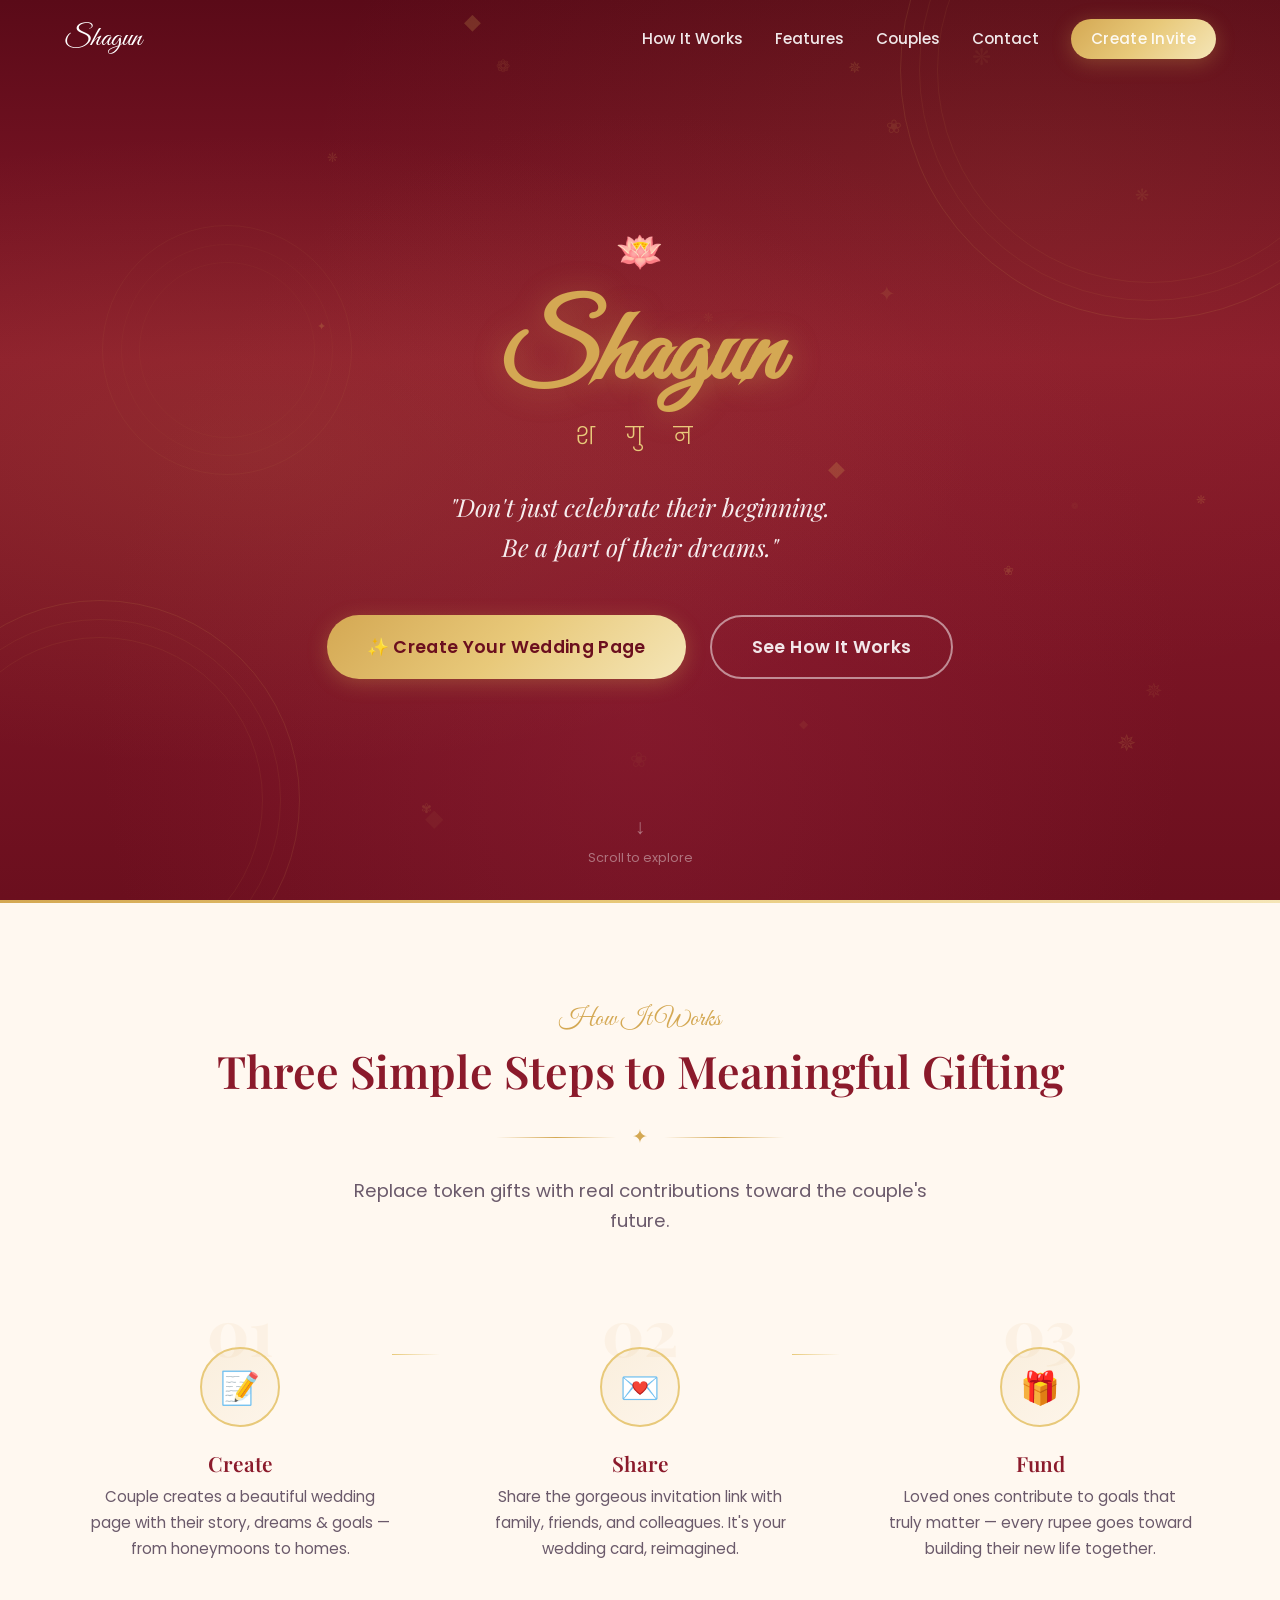
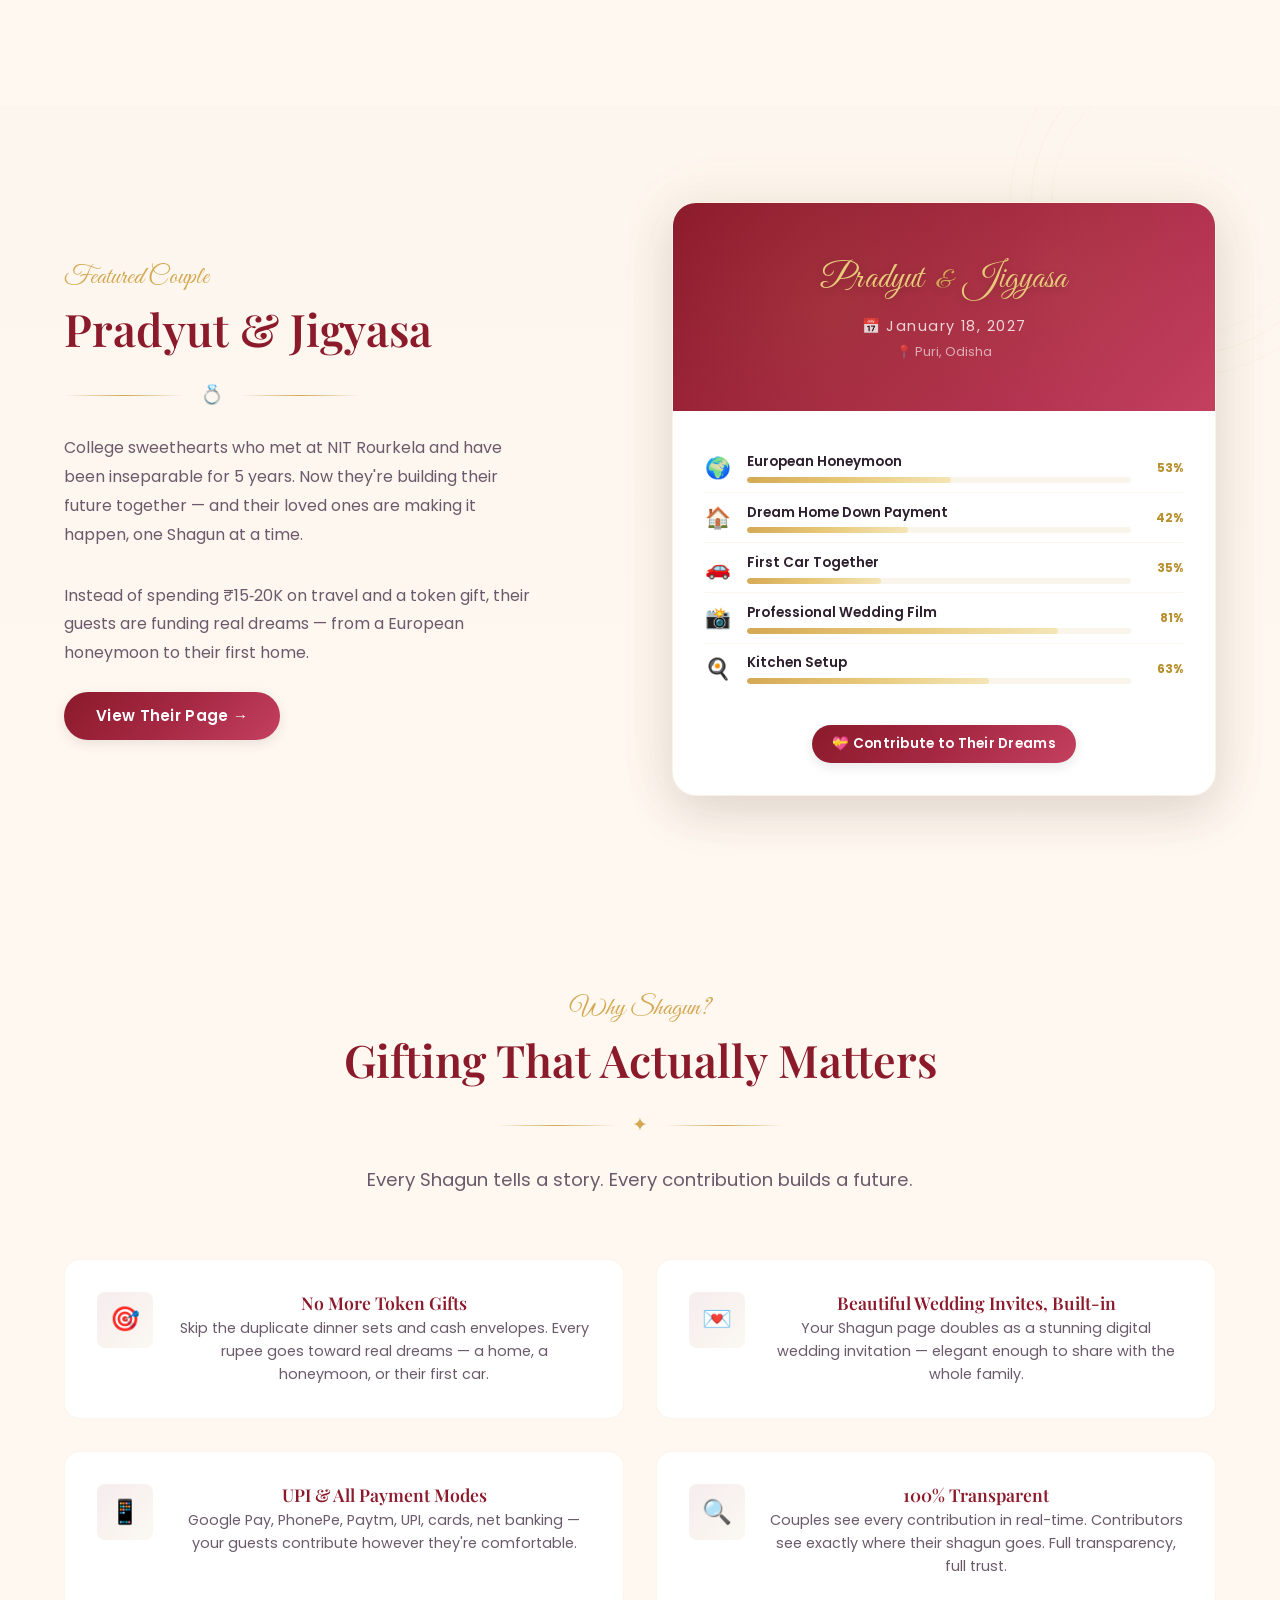
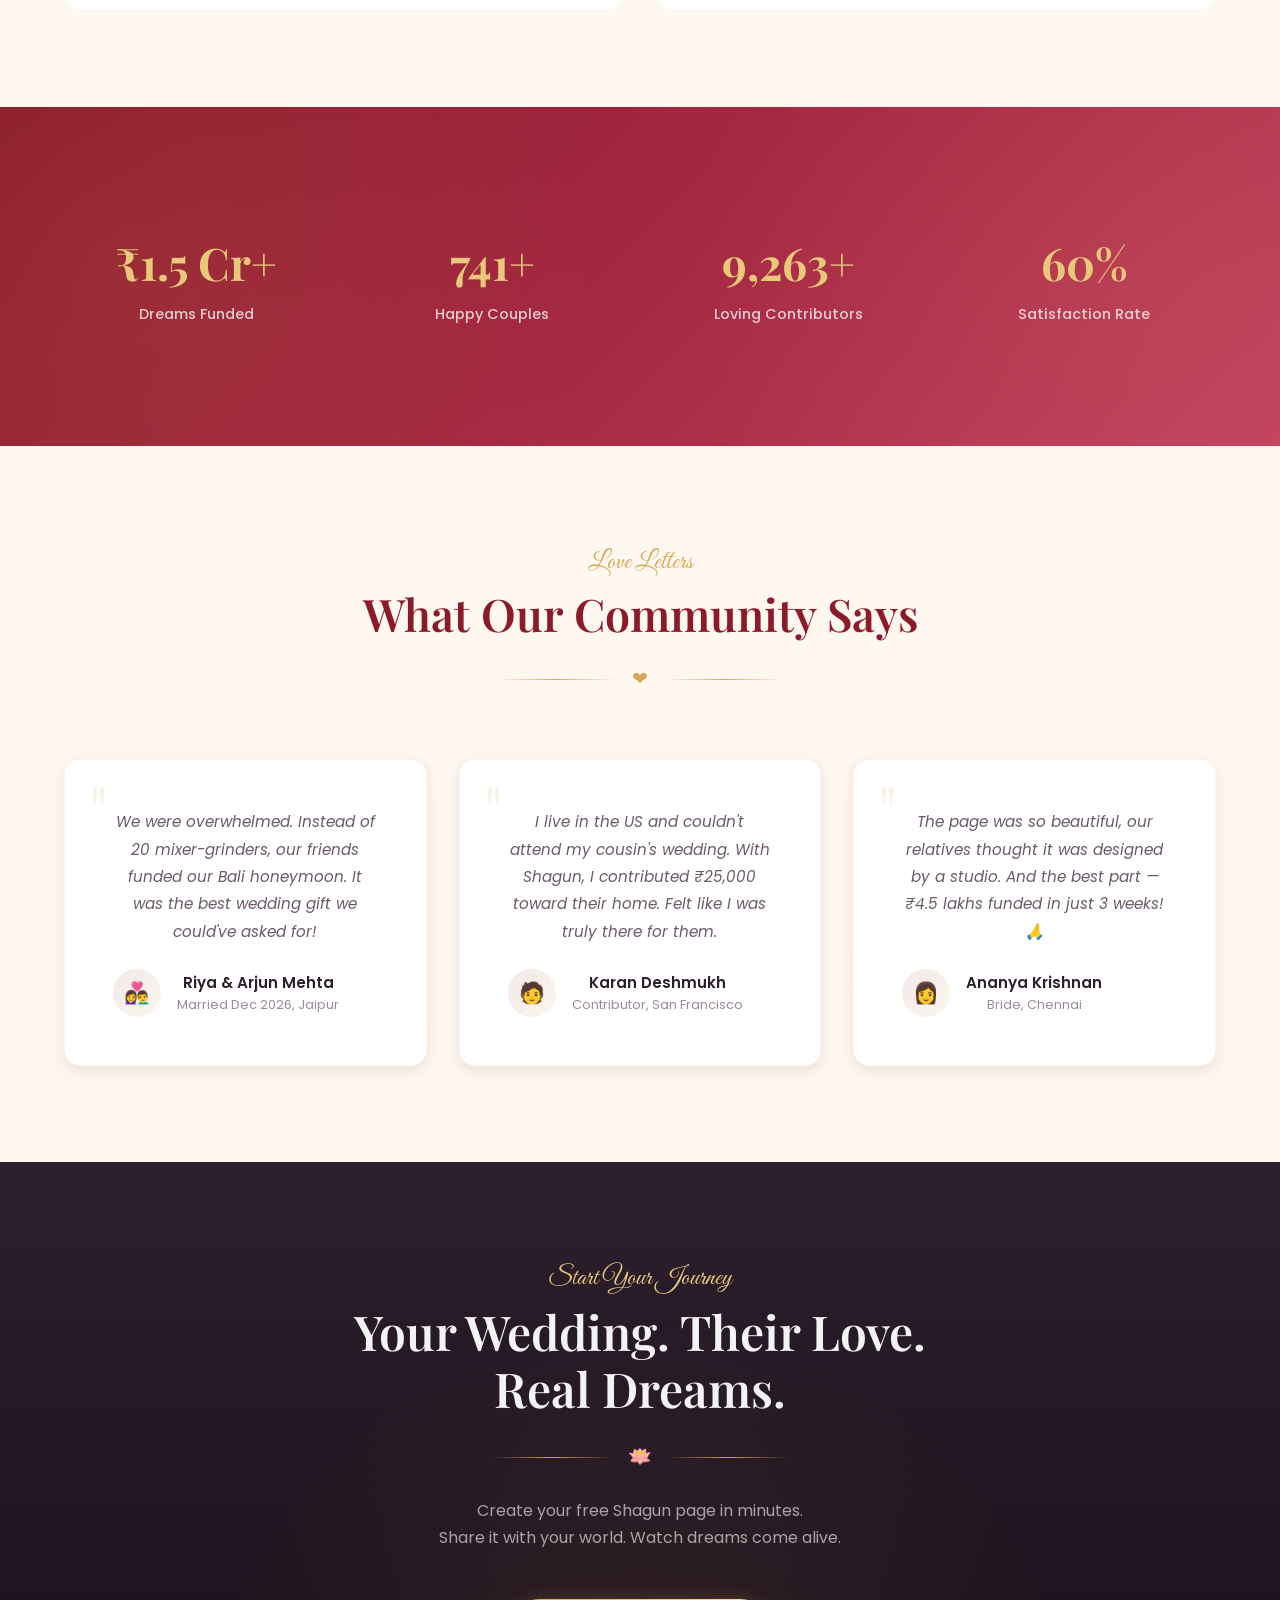
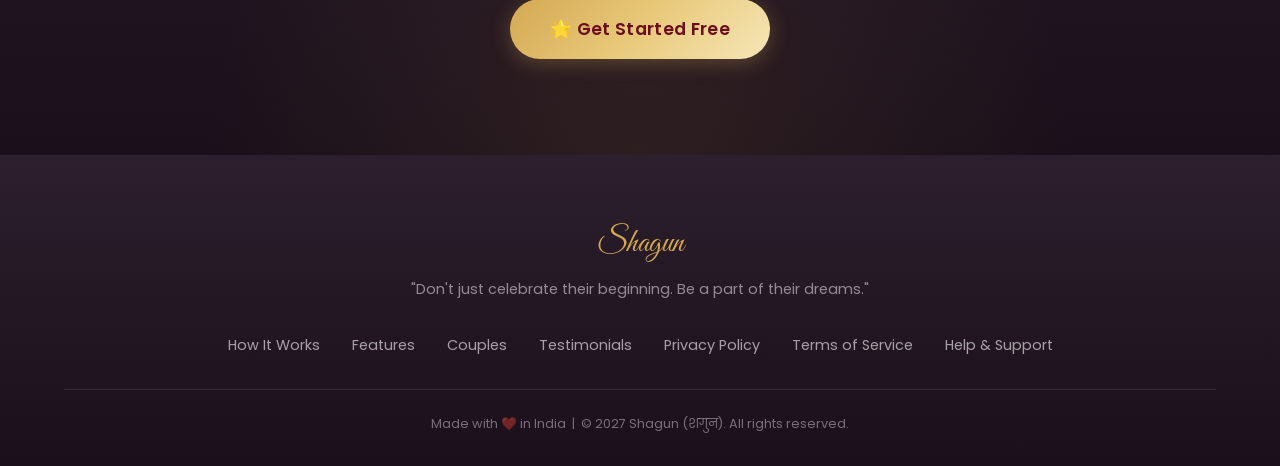
<file: index.html>
<!DOCTYPE html>
<html lang="en">
<head>
  <meta charset="UTF-8">
  <meta name="viewport" content="width=device-width, initial-scale=1.0">
  <title>Shagun (शगुन) — Fund Their Dreams, Not Just Their Wedding</title>
  <meta name="description" content="Shagun is an Indian wedding goal-funding platform. Instead of token gifts, help couples achieve real life dreams — honeymoon, home, car, and more.">
  <link rel="stylesheet" href="css/styles.css">
  <style>
    /* ===== HERO ===== */
    .hero {
      min-height: 100vh;
      display: flex;
      align-items: center;
      justify-content: center;
      position: relative;
      overflow: hidden;
      background: var(--color-primary-dark);
    }

    .hero-bg {
      position: absolute;
      inset: 0;
      background:
        radial-gradient(ellipse at 20% 50%, rgba(212,168,83,0.12) 0%, transparent 50%),
        radial-gradient(ellipse at 80% 20%, rgba(212,168,83,0.08) 0%, transparent 50%),
        radial-gradient(ellipse at 50% 80%, rgba(165,40,66,0.3) 0%, transparent 60%),
        linear-gradient(180deg, #5A0A18 0%, #8B1A2B 40%, #6B0F1E 100%);
      z-index: 0;
    }

    /* Mandala ring decorations */
    .hero-mandala {
      position: absolute;
      border-radius: 50%;
      border: 1px solid rgba(212,168,83,0.12);
      pointer-events: none;
      animation: rotateSlowly 60s linear infinite;
    }
    .hero-mandala::before,
    .hero-mandala::after {
      content: '';
      position: absolute;
      border-radius: 50%;
      border: 1px solid rgba(212,168,83,0.08);
    }
    .hero-mandala::before { inset: 18px; }
    .hero-mandala::after  { inset: 36px; }

    .hero-mandala-1 { width: 500px; height: 500px; top: -180px; right: -120px; }
    .hero-mandala-2 { width: 400px; height: 400px; bottom: -100px; left: -100px; animation-direction: reverse; animation-duration: 80s; }
    .hero-mandala-3 { width: 250px; height: 250px; top: 25%; left: 8%; opacity: .5; animation-duration: 45s; }

    .hero-content {
      position: relative;
      z-index: 2;
      text-align: center;
      padding: 2rem 1.5rem;
      max-width: 800px;
    }

    .hero-motif {
      font-size: 2.4rem;
      margin-bottom: var(--space-md);
      display: block;
      animation: float 4s ease-in-out infinite;
    }

    .hero-brand {
      font-family: var(--font-script);
      font-size: clamp(3.5rem, 10vw, 6.5rem);
      color: var(--color-gold);
      line-height: 1.1;
      text-shadow: 0 2px 30px rgba(212,168,83,0.35);
      margin-bottom: var(--space-xs);
    }

    .hero-brand-hindi {
      font-size: clamp(1rem, 3vw, 1.5rem);
      color: var(--color-gold-light);
      letter-spacing: 0.5em;
      font-weight: 300;
      margin-bottom: var(--space-xl);
      opacity: 0.7;
    }

    .hero-tagline {
      font-family: var(--font-heading);
      font-size: clamp(1.1rem, 2.8vw, 1.55rem);
      color: rgba(255,255,255,0.92);
      max-width: 580px;
      margin: 0 auto var(--space-2xl);
      line-height: 1.6;
      font-weight: 400;
      font-style: italic;
    }

    .hero-ctas {
      display: flex;
      gap: var(--space-lg);
      justify-content: center;
      flex-wrap: wrap;
    }

    .hero .btn-outline {
      border-color: rgba(255,255,255,0.5);
      color: rgba(255,255,255,0.9);
    }
    .hero .btn-outline:hover {
      background: rgba(255,255,255,0.12);
      border-color: rgba(255,255,255,0.8);
      color: #fff;
    }

    .hero-scroll-hint {
      position: absolute;
      bottom: 2rem;
      left: 50%;
      transform: translateX(-50%);
      z-index: 2;
      color: rgba(255,255,255,0.4);
      font-size: 0.8rem;
      text-align: center;
      animation: float 2.5s ease-in-out infinite;
    }
    .hero-scroll-hint span {
      display: block;
      font-size: 1.3rem;
      margin-bottom: 0.25rem;
    }

    /* Gold line separator after hero */
    .hero-divider {
      height: 3px;
      background: var(--gradient-gold);
      border: none;
    }

    /* ===== HOW IT WORKS ===== */
    .how-it-works {
      background: var(--color-cream);
    }

    .steps-grid {
      display: grid;
      grid-template-columns: repeat(3, 1fr);
      gap: var(--space-2xl);
      margin-top: var(--space-3xl);
    }

    .step-card {
      text-align: center;
      padding: var(--space-2xl) var(--space-lg);
      position: relative;
    }

    .step-number {
      position: absolute;
      top: 0;
      left: 50%;
      transform: translateX(-50%);
      font-family: var(--font-heading);
      font-size: 4rem;
      font-weight: 800;
      color: rgba(212,168,83,0.08);
      line-height: 1;
    }

    .step-icon {
      width: 80px;
      height: 80px;
      display: flex;
      align-items: center;
      justify-content: center;
      margin: 0 auto var(--space-lg);
      border-radius: 50%;
      background: linear-gradient(135deg, rgba(212,168,83,0.12) 0%, rgba(212,168,83,0.04) 100%);
      border: 2px solid var(--color-gold-light);
      font-size: 2rem;
      position: relative;
      z-index: 1;
    }

    .step-title {
      font-family: var(--font-heading);
      font-size: 1.3rem;
      color: var(--color-primary);
      margin-bottom: var(--space-sm);
    }

    .step-desc {
      color: var(--color-text-light);
      font-size: 0.95rem;
      line-height: 1.7;
    }

    /* connector line between steps */
    .step-card:not(:last-child)::after {
      content: '';
      position: absolute;
      top: 55px;
      right: -1.5rem;
      width: 3rem;
      height: 1px;
      background: linear-gradient(90deg, var(--color-gold-light), transparent);
    }

    @media (max-width: 768px) {
      .steps-grid { grid-template-columns: 1fr; gap: var(--space-xl); }
      .step-card:not(:last-child)::after { display: none; }
    }

    /* ===== FEATURED COUPLE SHOWCASE ===== */
    .showcase {
      background: linear-gradient(180deg, var(--color-warm-white) 0%, var(--color-cream) 100%);
      position: relative;
      overflow: hidden;
    }

    .showcase-mandala {
      position: absolute;
      width: 350px;
      height: 350px;
      border-radius: 50%;
      border: 1px solid rgba(212,168,83,0.06);
      top: -80px;
      right: -80px;
      animation: rotateSlowly 50s linear infinite;
      pointer-events: none;
    }

    .showcase-layout {
      display: grid;
      grid-template-columns: 1fr 1fr;
      gap: var(--space-3xl);
      align-items: center;
    }

    .showcase-info {
      max-width: 480px;
    }

    .showcase-info .section-label { text-align: left; }
    .showcase-info .section-title {
      text-align: left;
      margin-bottom: var(--space-md);
    }

    .showcase-info p {
      color: var(--color-text-light);
      margin-bottom: var(--space-xl);
      line-height: 1.8;
    }

    /* Wedding card preview */
    .wedding-card-preview {
      background: white;
      border-radius: var(--radius-xl);
      box-shadow: var(--shadow-xl), 0 0 60px rgba(212,168,83,0.08);
      overflow: hidden;
      border: 1px solid rgba(212,168,83,0.15);
      position: relative;
      transition: transform var(--transition-normal), box-shadow var(--transition-normal);
    }
    .wedding-card-preview:hover {
      transform: translateY(-6px);
      box-shadow: var(--shadow-xl), 0 0 80px rgba(212,168,83,0.15);
    }

    .wcp-header {
      background: var(--gradient-primary);
      padding: var(--space-2xl) var(--space-xl);
      text-align: center;
      position: relative;
      overflow: hidden;
    }

    .wcp-header::before {
      content: '';
      position: absolute;
      inset: 0;
      background:
        radial-gradient(circle at 30% 50%, rgba(212,168,83,0.1) 0%, transparent 50%),
        radial-gradient(circle at 70% 30%, rgba(212,168,83,0.08) 0%, transparent 40%);
    }

    .wcp-names {
      font-family: var(--font-script);
      font-size: 2.2rem;
      color: var(--color-gold-light);
      position: relative;
      text-shadow: 0 2px 10px rgba(0,0,0,0.2);
    }

    .wcp-ampersand {
      display: inline-block;
      margin: 0 0.4rem;
      font-size: 1.6rem;
      color: var(--color-gold);
    }

    .wcp-date {
      color: rgba(255,255,255,0.8);
      font-size: 0.9rem;
      margin-top: var(--space-sm);
      position: relative;
      letter-spacing: 0.1em;
    }

    .wcp-venue {
      color: rgba(255,255,255,0.6);
      font-size: 0.8rem;
      margin-top: 0.25rem;
      position: relative;
    }

    .wcp-body {
      padding: var(--space-xl);
    }

    .wcp-goal {
      display: flex;
      align-items: center;
      gap: var(--space-md);
      padding: var(--space-sm) 0;
      border-bottom: 1px solid rgba(212,168,83,0.1);
    }
    .wcp-goal:last-child { border-bottom: none; }

    .wcp-goal-emoji { font-size: 1.3rem; flex-shrink: 0; }

    .wcp-goal-info { flex: 1; min-width: 0; }

    .wcp-goal-name {
      font-weight: 600;
      font-size: 0.85rem;
      color: var(--color-text);
      margin-bottom: 4px;
    }

    .wcp-goal-progress {
      width: 100%;
      height: 6px;
      border-radius: 999px;
      background: rgba(212,168,83,0.12);
      overflow: hidden;
    }

    .wcp-goal-bar {
      height: 100%;
      border-radius: 999px;
      background: var(--gradient-gold);
      transition: width 1.5s cubic-bezier(0.34, 1.56, 0.64, 1);
    }

    .wcp-goal-pct {
      font-size: 0.75rem;
      font-weight: 700;
      color: var(--color-gold-dark);
      flex-shrink: 0;
      min-width: 36px;
      text-align: right;
    }

    .wcp-footer {
      padding: 0 var(--space-xl) var(--space-xl);
      text-align: center;
    }

    @media (max-width: 768px) {
      .showcase-layout {
        grid-template-columns: 1fr;
        gap: var(--space-xl);
      }
      .showcase-info { max-width: 100%; text-align: center; }
      .showcase-info .section-label,
      .showcase-info .section-title { text-align: center; }
    }

    /* ===== WHY SHAGUN ===== */
    .why-section {
      background: var(--color-cream);
    }

    .features-grid {
      display: grid;
      grid-template-columns: repeat(2, 1fr);
      gap: var(--space-xl);
      margin-top: var(--space-3xl);
    }

    .feature-card {
      display: flex;
      gap: var(--space-lg);
      padding: var(--space-xl);
      background: white;
      border-radius: var(--radius-lg);
      border: 1px solid rgba(212,168,83,0.1);
      transition: all var(--transition-normal);
    }
    .feature-card:hover {
      transform: translateY(-3px);
      box-shadow: var(--shadow-lg);
      border-color: var(--color-gold-light);
    }

    .feature-icon {
      width: 56px;
      height: 56px;
      display: flex;
      align-items: center;
      justify-content: center;
      border-radius: var(--radius-md);
      background: linear-gradient(135deg, rgba(139,26,43,0.08), rgba(212,168,83,0.08));
      font-size: 1.5rem;
      flex-shrink: 0;
    }

    .feature-title {
      font-family: var(--font-heading);
      font-size: 1.1rem;
      color: var(--color-primary);
      margin-bottom: var(--space-xs);
    }

    .feature-desc {
      font-size: 0.9rem;
      color: var(--color-text-light);
      line-height: 1.6;
    }

    @media (max-width: 768px) {
      .features-grid { grid-template-columns: 1fr; }
    }

    /* ===== STATS / SOCIAL PROOF ===== */
    .stats-section {
      background: var(--gradient-primary);
      position: relative;
      overflow: hidden;
    }

    .stats-section::before {
      content: '';
      position: absolute;
      inset: 0;
      background:
        radial-gradient(circle at 10% 50%, rgba(212,168,83,0.1) 0%, transparent 40%),
        radial-gradient(circle at 90% 50%, rgba(212,168,83,0.08) 0%, transparent 40%);
      pointer-events: none;
    }

    .stats-grid {
      display: grid;
      grid-template-columns: repeat(4, 1fr);
      gap: var(--space-xl);
      position: relative;
      z-index: 1;
    }

    .stat-item {
      text-align: center;
      padding: var(--space-lg);
    }

    .stat-value {
      font-family: var(--font-heading);
      font-size: clamp(2rem, 5vw, 2.8rem);
      color: var(--color-gold-light);
      font-weight: 700;
      margin-bottom: var(--space-xs);
    }

    .stat-label {
      color: rgba(255,255,255,0.75);
      font-size: 0.9rem;
      font-weight: 500;
    }

    @media (max-width: 768px) {
      .stats-grid { grid-template-columns: repeat(2, 1fr); }
    }
    @media (max-width: 480px) {
      .stats-grid { grid-template-columns: 1fr; gap: var(--space-md); }
    }

    /* ===== TESTIMONIALS ===== */
    .testimonials {
      background: linear-gradient(180deg, var(--color-cream) 0%, var(--color-warm-white) 100%);
    }

    .testimonial-grid {
      display: grid;
      grid-template-columns: repeat(3, 1fr);
      gap: var(--space-xl);
      margin-top: var(--space-3xl);
    }

    .testimonial-card {
      background: white;
      border-radius: var(--radius-lg);
      padding: var(--space-2xl);
      box-shadow: var(--shadow-md);
      border: 1px solid rgba(212,168,83,0.08);
      position: relative;
      transition: all var(--transition-normal);
    }
    .testimonial-card:hover {
      transform: translateY(-4px);
      box-shadow: var(--shadow-xl);
    }

    .testimonial-quote-mark {
      font-family: var(--font-heading);
      font-size: 4rem;
      color: rgba(212,168,83,0.15);
      line-height: 1;
      position: absolute;
      top: 1rem;
      left: 1.5rem;
    }

    .testimonial-text {
      font-size: 0.95rem;
      color: var(--color-text-light);
      line-height: 1.8;
      margin-bottom: var(--space-lg);
      position: relative;
      z-index: 1;
      font-style: italic;
    }

    .testimonial-author {
      display: flex;
      align-items: center;
      gap: var(--space-md);
    }

    .testimonial-avatar {
      width: 48px;
      height: 48px;
      border-radius: 50%;
      display: flex;
      align-items: center;
      justify-content: center;
      font-size: 1.3rem;
      background: linear-gradient(135deg, rgba(139,26,43,0.1), rgba(212,168,83,0.1));
      flex-shrink: 0;
    }

    .testimonial-name {
      font-weight: 600;
      font-size: 0.95rem;
      color: var(--color-text);
    }

    .testimonial-role {
      font-size: 0.8rem;
      color: var(--color-text-muted);
    }

    @media (max-width: 768px) {
      .testimonial-grid { grid-template-columns: 1fr; }
    }

    /* ===== FINAL CTA ===== */
    .final-cta {
      background: var(--gradient-dark);
      text-align: center;
      position: relative;
      overflow: hidden;
    }

    .final-cta::before {
      content: '';
      position: absolute;
      inset: 0;
      background:
        radial-gradient(circle at 50% 100%, rgba(212,168,83,0.1) 0%, transparent 50%);
      pointer-events: none;
    }

    .final-cta-content {
      position: relative;
      z-index: 1;
    }

    .final-cta .section-label {
      color: var(--color-gold-light);
    }

    .final-cta .section-title {
      color: rgba(255,255,255,0.95);
      margin-bottom: var(--space-md);
    }

    .final-cta p {
      color: rgba(255,255,255,0.6);
      max-width: 500px;
      margin: 0 auto var(--space-2xl);
      font-size: 1rem;
      line-height: 1.7;
    }

    /* ===== NAVBAR MOBILE OPEN ===== */
    @media (max-width: 768px) {
      .navbar-links.mobile-open {
        display: flex;
        flex-direction: column;
        position: absolute;
        top: 100%;
        left: 0;
        right: 0;
        background: rgba(255,248,240,0.98);
        backdrop-filter: blur(10px);
        padding: var(--space-lg);
        gap: var(--space-md);
        box-shadow: var(--shadow-lg);
      }
      .navbar-links.mobile-open a {
        color: var(--color-text) !important;
        padding: var(--space-sm) 0;
      }
      .navbar-links.mobile-open a:hover {
        color: var(--color-primary) !important;
      }
    }
  </style>
</head>
<body>

  <!-- ============ NAVBAR ============ -->
  <nav class="navbar" id="navbar">
    <div class="container">
      <a href="index.html" class="navbar-logo">Shagun</a>
      <div class="navbar-links">
        <a href="#how-it-works">How It Works</a>
        <a href="#features">Features</a>
        <a href="#showcase">Couples</a>
        <a href="#contact">Contact</a>
        <a href="create.html" class="btn btn-gold btn-sm">Create Invite</a>
      </div>
      <button class="mobile-menu-btn" aria-label="Menu">☰</button>
    </div>
  </nav>

  <!-- ============ HERO ============ -->
  <section class="hero" id="hero">
    <div class="hero-bg"></div>

    <!-- Decorative mandalas -->
    <div class="hero-mandala hero-mandala-1"></div>
    <div class="hero-mandala hero-mandala-2"></div>
    <div class="hero-mandala hero-mandala-3"></div>

    <!-- Floating particles injected here by JS -->
    <div id="hero-particles" style="position:absolute;inset:0;pointer-events:none;z-index:1;"></div>

    <div class="hero-content">
      <span class="hero-motif" aria-hidden="true">🪷</span>
      <h1 class="hero-brand animate-fadeInUp">Shagun</h1>
      <p class="hero-brand-hindi animate-fadeInUp" style="animation-delay:.15s">श गु न</p>
      <p class="hero-tagline animate-fadeInUp" style="animation-delay:.3s">
        "Don't just celebrate their beginning.<br>Be a part of their dreams."
      </p>
      <div class="hero-ctas animate-fadeInUp" style="animation-delay:.5s">
        <a href="create.html" class="btn btn-gold btn-lg">✨ Create Your Wedding Page</a>
        <a href="#how-it-works" class="btn btn-outline btn-lg">See How It Works</a>
      </div>
    </div>

    <div class="hero-scroll-hint">
      <span>↓</span>
      Scroll to explore
    </div>
  </section>

  <hr class="hero-divider">

  <!-- ============ HOW IT WORKS ============ -->
  <section class="section how-it-works" id="how-it-works">
    <div class="container text-center">
      <span class="section-label reveal">How It Works</span>
      <h2 class="section-title reveal">Three Simple Steps to Meaningful Gifting</h2>
      <div class="ornament reveal"><span class="ornament-icon">✦</span></div>
      <p class="section-subtitle reveal">
        Replace token gifts with real contributions toward the couple's future.
      </p>

      <div class="steps-grid stagger-children">
        <div class="step-card">
          <span class="step-number">01</span>
          <div class="step-icon">📝</div>
          <h3 class="step-title">Create</h3>
          <p class="step-desc">Couple creates a beautiful wedding page with their story, dreams & goals — from honeymoons to homes.</p>
        </div>
        <div class="step-card">
          <span class="step-number">02</span>
          <div class="step-icon">💌</div>
          <h3 class="step-title">Share</h3>
          <p class="step-desc">Share the gorgeous invitation link with family, friends, and colleagues. It's your wedding card, reimagined.</p>
        </div>
        <div class="step-card">
          <span class="step-number">03</span>
          <div class="step-icon">🎁</div>
          <h3 class="step-title">Fund</h3>
          <p class="step-desc">Loved ones contribute to goals that truly matter — every rupee goes toward building their new life together.</p>
        </div>
      </div>
    </div>
  </section>

  <!-- ============ FEATURED COUPLE SHOWCASE ============ -->
  <section class="section showcase" id="showcase">
    <div class="showcase-mandala mandala-bg"></div>
    <div class="container">
      <div class="showcase-layout">
        <!-- Left: Info -->
        <div class="showcase-info reveal-left">
          <span class="section-label">Featured Couple</span>
          <h2 class="section-title">Pradyut & Jigyasa</h2>
          <div class="ornament" style="justify-content:flex-start">
            <span class="ornament-icon">💍</span>
          </div>
          <p>
            College sweethearts who met at NIT Rourkela and have been inseparable for 5 years. 
            Now they're building their future together — and their loved ones are making it happen, one Shagun at a time.
          </p>
          <p style="margin-bottom:var(--space-lg);">
            Instead of spending ₹15‑20K on travel and a token gift, their guests are funding real dreams — 
            from a European honeymoon to their first home.
          </p>
          <a href="wedding.html" class="btn btn-primary">View Their Page →</a>
        </div>

        <!-- Right: Wedding Card Preview -->
        <div class="wedding-card-preview reveal-right">
          <div class="wcp-header">
            <div class="wcp-names">
              Pradyut <span class="wcp-ampersand">&</span> Jigyasa
            </div>
            <div class="wcp-date">📅 January 18, 2027</div>
            <div class="wcp-venue">📍 Puri, Odisha</div>
          </div>
          <div class="wcp-body">
            <div class="wcp-goal">
              <span class="wcp-goal-emoji">🌍</span>
              <div class="wcp-goal-info">
                <div class="wcp-goal-name">European Honeymoon</div>
                <div class="wcp-goal-progress"><div class="wcp-goal-bar" data-width="53"></div></div>
              </div>
              <span class="wcp-goal-pct">53%</span>
            </div>
            <div class="wcp-goal">
              <span class="wcp-goal-emoji">🏠</span>
              <div class="wcp-goal-info">
                <div class="wcp-goal-name">Dream Home Down Payment</div>
                <div class="wcp-goal-progress"><div class="wcp-goal-bar" data-width="42"></div></div>
              </div>
              <span class="wcp-goal-pct">42%</span>
            </div>
            <div class="wcp-goal">
              <span class="wcp-goal-emoji">🚗</span>
              <div class="wcp-goal-info">
                <div class="wcp-goal-name">First Car Together</div>
                <div class="wcp-goal-progress"><div class="wcp-goal-bar" data-width="35"></div></div>
              </div>
              <span class="wcp-goal-pct">35%</span>
            </div>
            <div class="wcp-goal">
              <span class="wcp-goal-emoji">📸</span>
              <div class="wcp-goal-info">
                <div class="wcp-goal-name">Professional Wedding Film</div>
                <div class="wcp-goal-progress"><div class="wcp-goal-bar" data-width="81"></div></div>
              </div>
              <span class="wcp-goal-pct">81%</span>
            </div>
            <div class="wcp-goal">
              <span class="wcp-goal-emoji">🍳</span>
              <div class="wcp-goal-info">
                <div class="wcp-goal-name">Kitchen Setup</div>
                <div class="wcp-goal-progress"><div class="wcp-goal-bar" data-width="63"></div></div>
              </div>
              <span class="wcp-goal-pct">63%</span>
            </div>
          </div>
          <div class="wcp-footer">
            <a href="wedding.html" class="btn btn-primary btn-sm">💝 Contribute to Their Dreams</a>
          </div>
        </div>
      </div>
    </div>
  </section>

  <!-- ============ WHY SHAGUN ============ -->
  <section class="section why-section" id="features">
    <div class="container text-center">
      <span class="section-label reveal">Why Shagun?</span>
      <h2 class="section-title reveal">Gifting That Actually Matters</h2>
      <div class="ornament reveal"><span class="ornament-icon">✦</span></div>
      <p class="section-subtitle reveal">Every Shagun tells a story. Every contribution builds a future.</p>

      <div class="features-grid stagger-children">
        <div class="feature-card">
          <div class="feature-icon">🎯</div>
          <div>
            <h3 class="feature-title">No More Token Gifts</h3>
            <p class="feature-desc">Skip the duplicate dinner sets and cash envelopes. Every rupee goes toward real dreams — a home, a honeymoon, or their first car.</p>
          </div>
        </div>
        <div class="feature-card">
          <div class="feature-icon">💌</div>
          <div>
            <h3 class="feature-title">Beautiful Wedding Invites, Built-in</h3>
            <p class="feature-desc">Your Shagun page doubles as a stunning digital wedding invitation — elegant enough to share with the whole family.</p>
          </div>
        </div>
        <div class="feature-card">
          <div class="feature-icon">📱</div>
          <div>
            <h3 class="feature-title">UPI & All Payment Modes</h3>
            <p class="feature-desc">Google Pay, PhonePe, Paytm, UPI, cards, net banking — your guests contribute however they're comfortable.</p>
          </div>
        </div>
        <div class="feature-card">
          <div class="feature-icon">🔍</div>
          <div>
            <h3 class="feature-title">100% Transparent</h3>
            <p class="feature-desc">Couples see every contribution in real-time. Contributors see exactly where their shagun goes. Full transparency, full trust.</p>
          </div>
        </div>
      </div>
    </div>
  </section>

  <!-- ============ STATS / SOCIAL PROOF ============ -->
  <section class="section stats-section" id="stats">
    <div class="container">
      <div class="stats-grid stagger-children">
        <div class="stat-item">
          <div class="stat-value" data-target="25000000" data-prefix="₹" data-suffix=" Cr+">₹0</div>
          <div class="stat-label">Dreams Funded</div>
        </div>
        <div class="stat-item">
          <div class="stat-value" data-target="1200" data-suffix="+">0</div>
          <div class="stat-label">Happy Couples</div>
        </div>
        <div class="stat-item">
          <div class="stat-value" data-target="15000" data-suffix="+">0</div>
          <div class="stat-label">Loving Contributors</div>
        </div>
        <div class="stat-item">
          <div class="stat-value" data-target="98" data-suffix="%">0</div>
          <div class="stat-label">Satisfaction Rate</div>
        </div>
      </div>
    </div>
  </section>

  <!-- ============ TESTIMONIALS ============ -->
  <section class="section testimonials" id="testimonials">
    <div class="container text-center">
      <span class="section-label reveal">Love Letters</span>
      <h2 class="section-title reveal">What Our Community Says</h2>
      <div class="ornament reveal"><span class="ornament-icon">❤</span></div>

      <div class="testimonial-grid stagger-children">
        <div class="testimonial-card">
          <span class="testimonial-quote-mark">"</span>
          <p class="testimonial-text">We were overwhelmed. Instead of 20 mixer-grinders, our friends funded our Bali honeymoon. It was the best wedding gift we could've asked for!</p>
          <div class="testimonial-author">
            <div class="testimonial-avatar">👩‍❤️‍👨</div>
            <div>
              <div class="testimonial-name">Riya & Arjun Mehta</div>
              <div class="testimonial-role">Married Dec 2026, Jaipur</div>
            </div>
          </div>
        </div>
        <div class="testimonial-card">
          <span class="testimonial-quote-mark">"</span>
          <p class="testimonial-text">I live in the US and couldn't attend my cousin's wedding. With Shagun, I contributed ₹25,000 toward their home. Felt like I was truly there for them.</p>
          <div class="testimonial-author">
            <div class="testimonial-avatar">🧑</div>
            <div>
              <div class="testimonial-name">Karan Deshmukh</div>
              <div class="testimonial-role">Contributor, San Francisco</div>
            </div>
          </div>
        </div>
        <div class="testimonial-card">
          <span class="testimonial-quote-mark">"</span>
          <p class="testimonial-text">The page was so beautiful, our relatives thought it was designed by a studio. And the best part — ₹4.5 lakhs funded in just 3 weeks! 🙏</p>
          <div class="testimonial-author">
            <div class="testimonial-avatar">👩</div>
            <div>
              <div class="testimonial-name">Ananya Krishnan</div>
              <div class="testimonial-role">Bride, Chennai</div>
            </div>
          </div>
        </div>
      </div>
    </div>
  </section>

  <!-- ============ FINAL CTA ============ -->
  <section class="section final-cta" id="contact">
    <div class="container">
      <div class="final-cta-content">
        <span class="section-label reveal">Start Your Journey</span>
        <h2 class="section-title reveal" style="font-size:clamp(1.8rem,4.5vw,3rem)">Your Wedding. Their Love.<br>Real Dreams.</h2>
        <div class="ornament reveal" style="margin-bottom:var(--space-lg);">
          <span class="ornament-icon" style="color:var(--color-gold-light)">🪷</span>
        </div>
        <p class="reveal">
          Create your free Shagun page in minutes.<br>
          Share it with your world. Watch dreams come alive.
        </p>
        <div class="reveal" style="animation-delay:.2s">
          <a href="create.html" class="btn btn-gold btn-lg">🌟 Get Started Free</a>
        </div>
      </div>
    </div>
  </section>

  <!-- ============ FOOTER ============ -->
  <footer class="footer">
    <div class="container text-center">
      <div class="footer-logo">Shagun</div>
      <p class="footer-tagline">"Don't just celebrate their beginning. Be a part of their dreams."</p>

      <div class="footer-links" style="justify-content:center">
        <a href="#how-it-works">How It Works</a>
        <a href="#features">Features</a>
        <a href="#showcase">Couples</a>
        <a href="#testimonials">Testimonials</a>
        <a href="#">Privacy Policy</a>
        <a href="#">Terms of Service</a>
        <a href="#">Help & Support</a>
      </div>

      <div class="footer-bottom" style="justify-content:center">
        <span>Made with ❤️ in India &nbsp;|&nbsp; © 2027 Shagun (शगुन). All rights reserved.</span>
      </div>
    </div>
  </footer>

  <!-- ============ SCRIPTS ============ -->
  <script src="js/utils.js"></script>
  <script>
    // ---- Floating particles in hero ----
    document.addEventListener('DOMContentLoaded', function () {
      const heroParticles = document.getElementById('hero-particles');
      if (heroParticles) {
        createFloatingElements(heroParticles, 20);
      }

      // ---- Animate wedding-card progress bars on reveal ----
      const cardObserver = new IntersectionObserver(function (entries) {
        entries.forEach(function (entry) {
          if (entry.isIntersecting) {
            const bars = entry.target.querySelectorAll('.wcp-goal-bar');
            bars.forEach(function (bar) {
              const w = bar.getAttribute('data-width');
              setTimeout(function () { bar.style.width = w + '%'; }, 400);
            });
            cardObserver.unobserve(entry.target);
          }
        });
      }, { threshold: 0.2 });

      var cardPreview = document.querySelector('.wedding-card-preview');
      if (cardPreview) {
        // start at 0
        cardPreview.querySelectorAll('.wcp-goal-bar').forEach(function (bar) {
          bar.style.width = '0%';
        });
        cardObserver.observe(cardPreview);
      }

      // ---- Counter animation for stats ----
      var statsObserver = new IntersectionObserver(function (entries) {
        entries.forEach(function (entry) {
          if (entry.isIntersecting) {
            var statValues = entry.target.querySelectorAll('.stat-value');
            statValues.forEach(function (el) {
              var target = parseInt(el.getAttribute('data-target'), 10);
              var prefix = el.getAttribute('data-prefix') || '';
              var suffix = el.getAttribute('data-suffix') || '';

              // For the ₹2.5 Cr stat, we display it specially
              if (target === 25000000) {
                animateCrores(el);
              } else {
                animateCounter(el, target, 2200, prefix, suffix);
              }
            });
            statsObserver.unobserve(entry.target);
          }
        });
      }, { threshold: 0.3 });

      var statsGrid = document.querySelector('.stats-grid');
      if (statsGrid) {
        statsObserver.observe(statsGrid);
      }
    });

    // Special animated counter for ₹2.5 Cr+
    function animateCrores(element) {
      var target = 2.5;
      var duration = 2200;
      var startTime = performance.now();

      function update(currentTime) {
        var elapsed = currentTime - startTime;
        var progress = Math.min(elapsed / duration, 1);
        var eased = 1 - Math.pow(1 - progress, 3);
        var current = (eased * target).toFixed(1);
        element.textContent = '₹' + current + ' Cr+';
        if (progress < 1) {
          requestAnimationFrame(update);
        }
      }
      requestAnimationFrame(update);
    }
  </script>
</body>
</html>
</file>
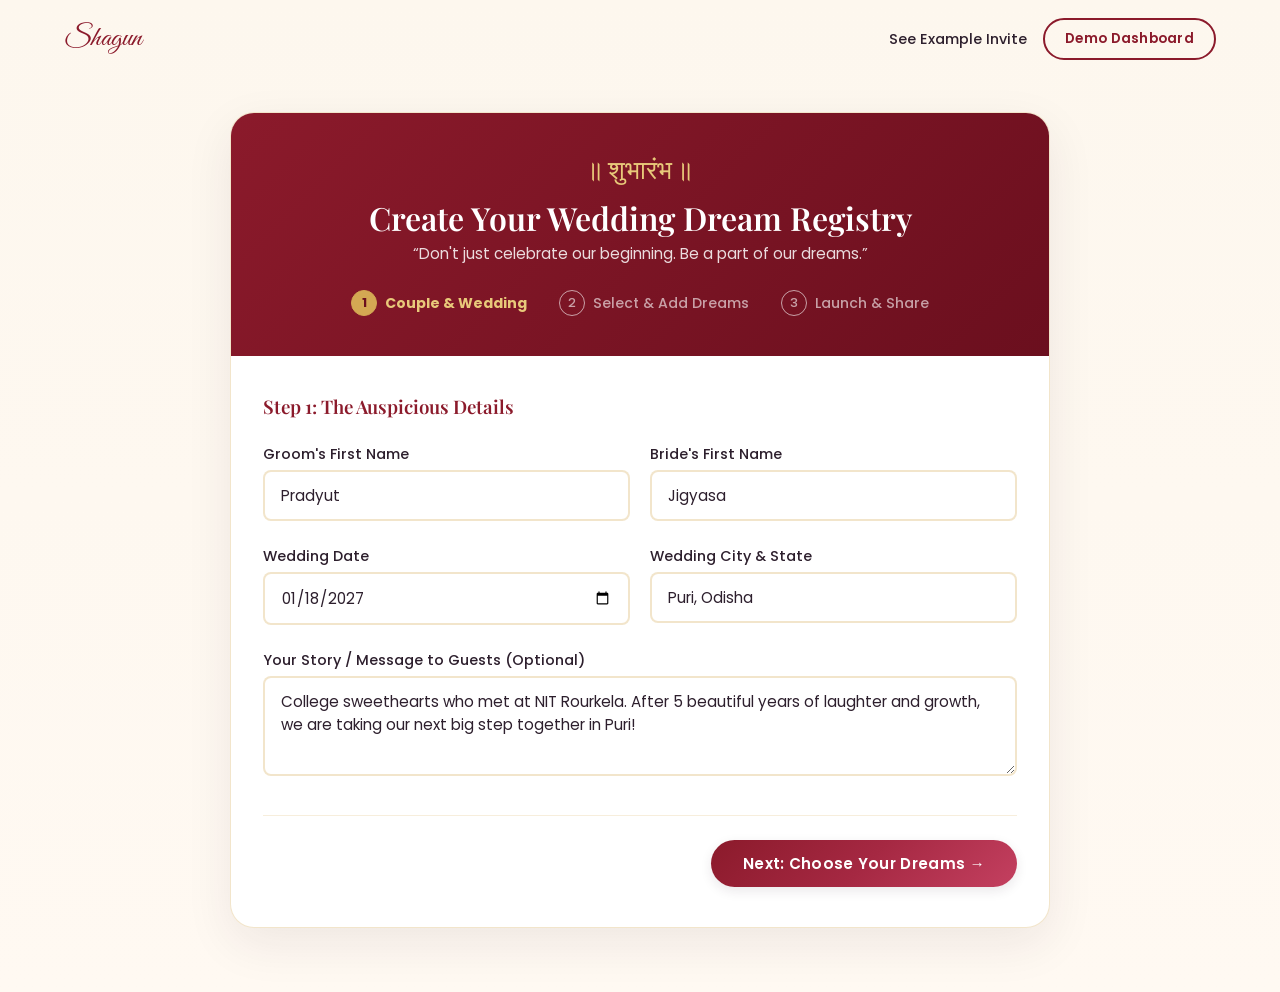
<file: create.html>
<!DOCTYPE html>
<html lang="en">
<head>
  <meta charset="UTF-8">
  <meta name="viewport" content="width=device-width, initial-scale=1.0">
  <title>Create Your Wedding Dream Fund — Shagun (शगुन)</title>
  <meta name="description" content="Set up your beautiful Indian wedding invitation with milestone goal funding in less than 3 minutes.">
  <link rel="stylesheet" href="css/styles.css">
  <style>
    .create-page {
      min-height: 100vh;
      background: linear-gradient(180deg, #FDF7EE 0%, #FFF9F2 100%);
      padding: 5rem 1rem 4rem;
    }

    .wizard-card {
      max-width: 820px;
      margin: 0 auto;
      background: #FFFFFF;
      border-radius: var(--radius-xl);
      border: 1px solid rgba(212,168,83,0.3);
      box-shadow: 0 16px 48px rgba(45,31,45,0.08);
      overflow: hidden;
    }

    .wizard-header {
      background: linear-gradient(135deg, #8B1A2B 0%, #6B0F1E 100%);
      color: white;
      padding: 2.5rem 2rem;
      text-align: center;
      position: relative;
    }

    .wizard-steps {
      display: flex;
      justify-content: center;
      gap: 2rem;
      margin-top: 1.5rem;
    }

    .step-indicator {
      display: flex;
      align-items: center;
      gap: 0.5rem;
      font-size: 0.88rem;
      color: rgba(255,255,255,0.6);
      font-weight: 500;
    }

    .step-indicator.active {
      color: var(--color-gold-light);
      font-weight: 700;
    }

    .step-num {
      width: 26px;
      height: 26px;
      border-radius: 50%;
      border: 1.5px solid currentColor;
      display: flex;
      align-items: center;
      justify-content: center;
      font-size: 0.8rem;
    }

    .step-indicator.active .step-num {
      background: var(--color-gold);
      color: var(--color-primary-dark);
      border-color: var(--color-gold);
    }

    .wizard-body {
      padding: 2.5rem 2rem;
    }

    .wizard-step-content {
      display: none;
    }

    .wizard-step-content.active {
      display: block;
      animation: fadeIn 0.4s ease;
    }

    .grid-2 {
      display: grid;
      grid-template-columns: 1fr 1fr;
      gap: 1.25rem;
    }

    /* Goal Selection Item Styles */
    .goal-selection-item {
      display: flex;
      align-items: center;
      justify-content: space-between;
      padding: 1.2rem;
      border: 2px solid rgba(212,168,83,0.3);
      border-radius: var(--radius-md);
      margin-bottom: 0.9rem;
      transition: all var(--transition-normal);
      background: var(--color-warm-white);
      position: relative;
    }

    .goal-selection-item.selected {
      border-color: var(--color-gold);
      background: #FFFFFF;
      box-shadow: 0 4px 14px rgba(212,168,83,0.15);
    }

    .goal-selection-item.disabled {
      opacity: 0.5;
      border-color: #E2D9CC;
      background: #FAF7F2;
    }

    .goal-checkbox-label {
      display: flex;
      align-items: center;
      gap: 1rem;
      cursor: pointer;
      flex-grow: 1;
    }

    .goal-checkbox {
      width: 22px;
      height: 22px;
      accent-color: var(--color-gold-dark);
      cursor: pointer;
    }

    .goal-amount-control {
      display: flex;
      align-items: center;
      gap: 0.6rem;
    }

    .goal-input-price {
      width: 140px;
      padding: 0.6rem 0.8rem;
      text-align: right;
      font-weight: 600;
      color: var(--color-primary-dark);
      border: 1.5px solid rgba(212,168,83,0.35);
      border-radius: var(--radius-sm);
    }

    /* Summary Bar */
    .goals-summary-bar {
      background: linear-gradient(135deg, #FFF9F0 0%, #FFF3E0 100%);
      border: 1.5px solid var(--color-gold);
      border-radius: var(--radius-md);
      padding: 1rem 1.4rem;
      display: flex;
      justify-content: space-between;
      align-items: center;
      margin-bottom: 1.5rem;
      font-size: 0.95rem;
      flex-wrap: wrap;
      gap: 0.8rem;
    }

    /* Custom Goal Box */
    .custom-goal-box {
      border: 2px dashed var(--color-gold);
      border-radius: var(--radius-lg);
      padding: 1.5rem;
      background: #FFFFFF;
      margin-top: 1.5rem;
      display: none;
      animation: fadeIn 0.3s ease;
    }

    .custom-goal-box.open {
      display: block;
    }

    .add-custom-btn {
      width: 100%;
      border: 2px dashed var(--color-gold);
      background: var(--color-warm-white);
      color: var(--color-primary-dark);
      padding: 1rem;
      border-radius: var(--radius-md);
      font-weight: 600;
      cursor: pointer;
      display: flex;
      align-items: center;
      justify-content: center;
      gap: 0.6rem;
      transition: all var(--transition-fast);
      margin-top: 1rem;
    }

    .add-custom-btn:hover {
      background: #FFF8E7;
      border-color: var(--color-gold-dark);
      transform: translateY(-2px);
    }

    .emoji-pill-selector {
      display: flex;
      gap: 0.5rem;
      flex-wrap: wrap;
      margin: 0.5rem 0 1rem;
    }

    .emoji-pill {
      border: 1px solid rgba(212,168,83,0.3);
      background: var(--color-warm-white);
      padding: 0.4rem 0.8rem;
      border-radius: var(--radius-full);
      cursor: pointer;
      font-size: 0.9rem;
      transition: all var(--transition-fast);
    }

    .emoji-pill.selected, .emoji-pill:hover {
      border-color: var(--color-gold);
      background: var(--gradient-gold);
      color: var(--color-primary-dark);
      font-weight: 600;
    }

    .wizard-footer {
      display: flex;
      justify-content: space-between;
      margin-top: 2rem;
      padding-top: 1.5rem;
      border-top: 1px solid rgba(212,168,83,0.2);
    }

    @media (max-width: 650px) {
      .grid-2 { grid-template-columns: 1fr; }
      .wizard-steps { gap: 1rem; }
      .step-text { display: none; }
      .goal-selection-item { flex-direction: column; align-items: stretch; gap: 0.8rem; }
      .goal-amount-control { justify-content: flex-end; }
    }
  </style>
</head>
<body class="create-page">

  <!-- Simple Navbar -->
  <nav class="navbar scrolled">
    <div class="container" style="display:flex; justify-content:space-between; align-items:center;">
      <a href="index.html" class="navbar-logo" style="color:var(--color-primary);">Shagun</a>
      <div style="display:flex; gap:1rem; align-items:center;">
        <a href="wedding.html" style="font-size:0.9rem; font-weight:500;">See Example Invite</a>
        <a href="dashboard.html" class="btn btn-sm btn-outline">Demo Dashboard</a>
      </div>
    </div>
  </nav>

  <div class="container" style="margin-top: 2rem;">
    <div class="wizard-card animate-fadeInUp">
      <div class="wizard-header">
        <span style="font-family:var(--font-script); font-size:1.6rem; color:var(--color-gold-light); display:block;">
          ॥ शुभारंभ ॥
        </span>
        <h1 style="font-size:2rem; margin:0.3rem 0; color:#fff;">Create Your Wedding Dream Registry</h1>
        <p style="font-size:0.95rem; color:rgba(255,255,255,0.85); max-width:540px; margin:0 auto;">
          “Don't just celebrate our beginning. Be a part of our dreams.”
        </p>

        <!-- Step indicators -->
        <div class="wizard-steps">
          <div class="step-indicator active" id="ind-1">
            <span class="step-num">1</span>
            <span class="step-text">Couple & Wedding</span>
          </div>
          <div class="step-indicator" id="ind-2">
            <span class="step-num">2</span>
            <span class="step-text">Select & Add Dreams</span>
          </div>
          <div class="step-indicator" id="ind-3">
            <span class="step-num">3</span>
            <span class="step-text">Launch & Share</span>
          </div>
        </div>
      </div>

      <div class="wizard-body">
        <!-- ================= STEP 1: COUPLE DETAILS ================= -->
        <div class="wizard-step-content active" id="step-1">
          <h3 style="color:var(--color-primary); margin-bottom:1.5rem;">Step 1: The Auspicious Details</h3>
          
          <div class="grid-2">
            <div class="form-group">
              <label class="form-label">Groom's First Name</label>
              <input type="text" class="form-input" id="groomName" value="Pradyut" placeholder="e.g. Pradyut">
            </div>
            <div class="form-group">
              <label class="form-label">Bride's First Name</label>
              <input type="text" class="form-input" id="brideName" value="Jigyasa" placeholder="e.g. Jigyasa">
            </div>
          </div>

          <div class="grid-2">
            <div class="form-group">
              <label class="form-label">Wedding Date</label>
              <input type="date" class="form-input" id="weddingDate" value="2027-01-18">
            </div>
            <div class="form-group">
              <label class="form-label">Wedding City & State</label>
              <input type="text" class="form-input" id="weddingVenue" value="Puri, Odisha">
            </div>
          </div>

          <div class="form-group">
            <label class="form-label">Your Story / Message to Guests (Optional)</label>
            <textarea class="form-textarea" id="coupleStory" placeholder="Share a short note about your journey together...">College sweethearts who met at NIT Rourkela. After 5 beautiful years of laughter and growth, we are taking our next big step together in Puri!</textarea>
          </div>

          <div class="wizard-footer">
            <div></div>
            <button class="btn btn-primary" onclick="goToStep(2)">Next: Choose Your Dreams →</button>
          </div>
        </div>

        <!-- ================= STEP 2: GOALS (CHECKBOXES + CUSTOM) ================= -->
        <div class="wizard-step-content" id="step-2">
          <div style="display:flex; justify-content:space-between; align-items:baseline; margin-bottom:0.5rem; flex-wrap:wrap; gap:0.5rem;">
            <h3 style="color:var(--color-primary);">Step 2: Curate Your Dream Goals</h3>
            <div style="display:flex; gap:0.6rem;">
              <button type="button" class="btn btn-sm btn-outline" onclick="toggleAllTemplates(true)">Select All</button>
              <button type="button" class="btn btn-sm btn-outline" onclick="toggleAllTemplates(false)">Deselect All</button>
            </div>
          </div>
          <p style="color:var(--color-text-muted); font-size:0.9rem; margin-bottom:1.5rem;">
            Select which templates you want to display on your wedding page, adjust their target amounts, or add your own custom goals below.
          </p>

          <!-- Live Summary Bar -->
          <div class="goals-summary-bar">
            <span>
              🎯 <strong id="selectedGoalsCount">5</strong> Goals Selected for Display
            </span>
            <span>
              Combined Target: <strong id="selectedGoalsTotal" style="color:var(--color-primary-dark); font-size:1.1rem;">₹21,80,000</strong>
            </span>
          </div>

          <!-- Ready-to-use Templates with Checkboxes -->
          <div id="templatesListContainer">
            <!-- Template 1: Europe Honeymoon -->
            <div class="goal-selection-item selected" id="item-goal-1">
              <label class="goal-checkbox-label">
                <input type="checkbox" class="goal-checkbox" id="chk-goal-1" checked onchange="handleGoalToggle('goal-1')">
                <span style="font-size:2rem;">🌍</span>
                <div>
                  <strong style="color:var(--color-primary-dark);">European Honeymoon</strong>
                  <div style="font-size:0.8rem; color:var(--color-text-muted);">Paris, Swiss Alps, Rome • 14 days</div>
                </div>
              </label>
              <div class="goal-amount-control">
                <span style="font-size:0.85rem; color:var(--color-text-muted);">Target: ₹</span>
                <input type="number" class="goal-input-price" id="price-goal-1" value="350000" step="10000" oninput="updateGoalsSummary()">
              </div>
            </div>

            <!-- Template 2: Dream Home -->
            <div class="goal-selection-item selected" id="item-goal-2">
              <label class="goal-checkbox-label">
                <input type="checkbox" class="goal-checkbox" id="chk-goal-2" checked onchange="handleGoalToggle('goal-2')">
                <span style="font-size:2rem;">🏠</span>
                <div>
                  <strong style="color:var(--color-primary-dark);">Dream Home Down Payment</strong>
                  <div style="font-size:0.8rem; color:var(--color-text-muted);">Starting our lifelong nest in Bangalore</div>
                </div>
              </label>
              <div class="goal-amount-control">
                <span style="font-size:0.85rem; color:var(--color-text-muted);">Target: ₹</span>
                <input type="number" class="goal-input-price" id="price-goal-2" value="1000000" step="25000" oninput="updateGoalsSummary()">
              </div>
            </div>

            <!-- Template 3: First Car -->
            <div class="goal-selection-item selected" id="item-goal-3">
              <label class="goal-checkbox-label">
                <input type="checkbox" class="goal-checkbox" id="chk-goal-3" checked onchange="handleGoalToggle('goal-3')">
                <span style="font-size:2rem;">🚗</span>
                <div>
                  <strong style="color:var(--color-primary-dark);">First Car Together</strong>
                  <div style="font-size:0.8rem; color:var(--color-text-muted);">Weekend road trips & coastal drives</div>
                </div>
              </label>
              <div class="goal-amount-control">
                <span style="font-size:0.85rem; color:var(--color-text-muted);">Target: ₹</span>
                <input type="number" class="goal-input-price" id="price-goal-3" value="600000" step="10000" oninput="updateGoalsSummary()">
              </div>
            </div>

            <!-- Template 4: Wedding Film -->
            <div class="goal-selection-item selected" id="item-goal-4">
              <label class="goal-checkbox-label">
                <input type="checkbox" class="goal-checkbox" id="chk-goal-4" checked onchange="handleGoalToggle('goal-4')">
                <span style="font-size:2rem;">📸</span>
                <div>
                  <strong style="color:var(--color-primary-dark);">Cinematic Wedding Film</strong>
                  <div style="font-size:0.8rem; color:var(--color-text-muted);">Preserving sacred pheras & memories forever</div>
                </div>
              </label>
              <div class="goal-amount-control">
                <span style="font-size:0.85rem; color:var(--color-text-muted);">Target: ₹</span>
                <input type="number" class="goal-input-price" id="price-goal-4" value="80000" step="5000" oninput="updateGoalsSummary()">
              </div>
            </div>

            <!-- Template 5: Kitchen Setup -->
            <div class="goal-selection-item selected" id="item-goal-5">
              <label class="goal-checkbox-label">
                <input type="checkbox" class="goal-checkbox" id="chk-goal-5" checked onchange="handleGoalToggle('goal-5')">
                <span style="font-size:2rem;">🍳</span>
                <div>
                  <strong style="color:var(--color-primary-dark);">Kitchen & Smart Living Setup</strong>
                  <div style="font-size:0.8rem; color:var(--color-text-muted);">Espresso machine, cookware & appliances</div>
                </div>
              </label>
              <div class="goal-amount-control">
                <span style="font-size:0.85rem; color:var(--color-text-muted);">Target: ₹</span>
                <input type="number" class="goal-input-price" id="price-goal-5" value="150000" step="5000" oninput="updateGoalsSummary()">
              </div>
            </div>
          </div>

          <!-- Custom Goals Container -->
          <div id="customGoalsContainer"></div>

          <!-- Add Custom Goal Button -->
          <button type="button" class="add-custom-btn" onclick="toggleCustomGoalBox()">
            <span>➕ Add Your Own Custom Goal</span>
            <span style="font-size:0.8rem; color:var(--color-text-muted);">(Education, Business, Pet Care, Charity, etc.)</span>
          </button>

          <!-- Custom Goal Form Box -->
          <div class="custom-goal-box" id="customGoalFormBox">
            <h4 style="color:var(--color-primary); margin-bottom:0.8rem;">Add a Custom Dream Goal</h4>
            
            <div class="form-group">
              <label class="form-label">Pick an Emoji Motif</label>
              <div class="emoji-pill-selector">
                <span class="emoji-pill selected" onclick="selectEmoji('✈️', this)">✈️ Travel</span>
                <span class="emoji-pill" onclick="selectEmoji('🎓', this)">🎓 Higher Studies</span>
                <span class="emoji-pill" onclick="selectEmoji('💼', this)">💼 Start a Business</span>
                <span class="emoji-pill" onclick="selectEmoji('🐶', this)">🐶 Pet Adoption</span>
                <span class="emoji-pill" onclick="selectEmoji('💝', this)">💝 Charity / Annadaan</span>
                <span class="emoji-pill" onclick="selectEmoji('🏡', this)">🏡 Farmhouse Plot</span>
                <span class="emoji-pill" onclick="selectEmoji('🎨', this)">🎨 Creative Studio</span>
              </div>
            </div>

            <div class="grid-2">
              <div class="form-group">
                <label class="form-label">Goal Title</label>
                <input type="text" class="form-input" id="customGoalTitle" placeholder="e.g. Higher Studies in Germany">
              </div>
              <div class="form-group">
                <label class="form-label">Target Amount (₹)</label>
                <input type="number" class="form-input" id="customGoalTarget" placeholder="e.g. 200000" value="200000">
              </div>
            </div>

            <div class="form-group">
              <label class="form-label">Short Description / Why this matters to you</label>
              <input type="text" class="form-input" id="customGoalDesc" placeholder="e.g. Helping us pursue our master's degrees without educational loan stress.">
            </div>

            <div style="display:flex; justify-content:flex-end; gap:0.8rem;">
              <button type="button" class="btn btn-sm btn-outline" onclick="toggleCustomGoalBox()">Cancel</button>
              <button type="button" class="btn btn-sm btn-gold" onclick="addCustomGoal()">Save Goal to Registry ✨</button>
            </div>
          </div>

          <div class="wizard-footer">
            <button class="btn btn-outline" onclick="goToStep(1)">← Back</button>
            <button class="btn btn-primary" onclick="goToStep(3)">Next: Review & Launch →</button>
          </div>
        </div>

        <!-- ================= STEP 3: REVIEW & LAUNCH ================= -->
        <div class="wizard-step-content" id="step-3">
          <div style="text-align:center; padding:1rem 0;">
            <span style="font-size:3.5rem;">🎉</span>
            <h3 style="color:var(--color-primary); font-size:1.8rem; margin:0.5rem 0;" id="launchCoupleTitle">
              Your Shagun Page is Ready!
            </h3>
            <p style="color:var(--color-text-light); max-width:560px; margin:0 auto 1.5rem;" id="launchSubtitle">
              Pradyut & Jigyasa's wedding invite is set up with your selected dream goals. You can now preview the live guest invitation or open your couple dashboard.
            </p>

            <div style="background:var(--color-warm-white); border:2px dashed var(--color-gold); border-radius:var(--radius-lg); padding:1.5rem; max-width:480px; margin:0 auto 2rem;">
              <span style="font-size:0.85rem; color:var(--color-text-muted); display:block; margin-bottom:0.4rem;">Your Public Wedding Link:</span>
              <strong style="font-size:1.15rem; color:var(--color-primary-dark); font-family:monospace;" id="publicLinkDisplay">
                shagun.in/pradyut-jigyasa
              </strong>
            </div>

            <div style="display:flex; gap:1rem; justify-content:center; flex-wrap:wrap;">
              <a href="wedding.html" class="btn btn-gold btn-lg">
                <span>View Live Invitation Page</span>
                <span>👁️</span>
              </a>
              <a href="dashboard.html" class="btn btn-primary btn-lg">
                <span>Open Couple Dashboard</span>
                <span>📊</span>
              </a>
            </div>
          </div>
        </div>
      </div>
    </div>
  </div>

  <script src="js/utils.js"></script>
  <script src="js/store.js"></script>
  <script>
    // Templates definition
    const TEMPLATES_MAP = {
      'goal-1': {
        id: 'goal-1',
        title: 'European Honeymoon',
        emoji: '🌍',
        category: 'Travel & Memories',
        desc: '14 days across Paris, the Swiss Alps glacier train, and Rome’s historic alleys.',
        defaultTarget: 350000,
        defaultRaised: 185000,
        contributorsCount: 9
      },
      'goal-2': {
        id: 'goal-2',
        title: 'Dream Home Down Payment',
        emoji: '🏠',
        category: 'Lifelong Nest',
        desc: 'Helping us lay the foundation for our very first 2BHK home in Bangalore.',
        defaultTarget: 1000000,
        defaultRaised: 420000,
        contributorsCount: 6
      },
      'goal-3': {
        id: 'goal-3',
        title: 'First Car Together',
        emoji: '🚗',
        category: 'Adventures',
        desc: 'For weekend road trips to coastal Odisha, late night city drives, and road trips.',
        defaultTarget: 600000,
        defaultRaised: 210000,
        contributorsCount: 4
      },
      'goal-4': {
        id: 'goal-4',
        title: 'Cinematic Wedding Film',
        emoji: '📸',
        category: 'Memories',
        desc: 'Documentary style film preserving the pheras, tears, joy, laughter, and family dances.',
        defaultTarget: 80000,
        defaultRaised: 65000,
        contributorsCount: 3
      },
      'goal-5': {
        id: 'goal-5',
        title: 'Kitchen & Smart Living Setup',
        emoji: '🍳',
        category: 'Home & Living',
        desc: 'An espresso machine, cast iron cookware, and smart kitchen essentials.',
        defaultTarget: 150000,
        defaultRaised: 95000,
        contributorsCount: 5
      }
    };

    let customGoals = [];
    let selectedEmoji = '✈️';

    function handleGoalToggle(id) {
      const chk = document.getElementById(`chk-${id}`);
      const item = document.getElementById(`item-${id}`);
      if (chk.checked) {
        item.classList.add('selected');
        item.classList.remove('disabled');
      } else {
        item.classList.remove('selected');
        item.classList.add('disabled');
      }
      updateGoalsSummary();
    }

    function toggleAllTemplates(select) {
      Object.keys(TEMPLATES_MAP).forEach(id => {
        const chk = document.getElementById(`chk-${id}`);
        if (chk) {
          chk.checked = select;
          handleGoalToggle(id);
        }
      });
      updateGoalsSummary();
    }

    function updateGoalsSummary() {
      let count = 0;
      let total = 0;

      // Check template checkboxes
      Object.keys(TEMPLATES_MAP).forEach(id => {
        const chk = document.getElementById(`chk-${id}`);
        const priceInput = document.getElementById(`price-${id}`);
        if (chk && chk.checked) {
          count++;
          total += parseInt(priceInput.value, 10) || 0;
        }
      });

      // Add custom goals
      customGoals.forEach(g => {
        if (g.active) {
          count++;
          total += g.target;
        }
      });

      document.getElementById('selectedGoalsCount').textContent = count;
      document.getElementById('selectedGoalsTotal').textContent = formatINR(total);
    }

    function toggleCustomGoalBox() {
      const box = document.getElementById('customGoalFormBox');
      box.classList.toggle('open');
    }

    function selectEmoji(emoji, el) {
      selectedEmoji = emoji;
      document.querySelectorAll('.emoji-pill').forEach(p => p.classList.remove('selected'));
      el.classList.add('selected');
    }

    function addCustomGoal() {
      const title = document.getElementById('customGoalTitle').value.trim();
      const target = parseInt(document.getElementById('customGoalTarget').value, 10);
      const desc = document.getElementById('customGoalDesc').value.trim() || 'A personal dream we are building together.';

      if (!title || !target || target <= 0) {
        alert('Please enter a valid goal title and target amount.');
        return;
      }

      const customId = 'goal-custom-' + Date.now();
      const newGoal = {
        id: customId,
        title: title,
        emoji: selectedEmoji,
        category: 'Personal Dream',
        desc: desc,
        target: target,
        raised: 0,
        contributorsCount: 0,
        active: true
      };

      customGoals.push(newGoal);
      renderCustomGoalsList();
      toggleCustomGoalBox();

      // Reset fields
      document.getElementById('customGoalTitle').value = '';
      document.getElementById('customGoalDesc').value = '';

      updateGoalsSummary();
      showToast('Custom goal added to registry! ✨', 'success');
    }

    function removeCustomGoal(id) {
      customGoals = customGoals.filter(g => g.id !== id);
      renderCustomGoalsList();
      updateGoalsSummary();
    }

    function renderCustomGoalsList() {
      const container = document.getElementById('customGoalsContainer');
      container.innerHTML = '';

      customGoals.forEach(g => {
        const item = document.createElement('div');
        item.className = 'goal-selection-item selected';
        item.id = `item-${g.id}`;
        item.innerHTML = `
          <label class="goal-checkbox-label">
            <input type="checkbox" class="goal-checkbox" checked onchange="toggleCustomGoalActive('${g.id}', this.checked)">
            <span style="font-size:2rem;">${g.emoji}</span>
            <div>
              <strong style="color:var(--color-primary-dark);">${g.title}</strong>
              <div style="font-size:0.8rem; color:var(--color-text-muted);">${g.desc}</div>
            </div>
          </label>
          <div class="goal-amount-control">
            <span style="font-weight:700; color:var(--color-primary);">${formatINR(g.target)}</span>
            <button type="button" style="background:none; border:none; cursor:pointer; font-size:1.1rem; color:#E53935; padding:0.2rem 0.5rem;" title="Delete goal" onclick="removeCustomGoal('${g.id}')">✕</button>
          </div>
        `;
        container.appendChild(item);
      });
    }

    function toggleCustomGoalActive(id, active) {
      const g = customGoals.find(item => item.id === id);
      if (g) {
        g.active = active;
        const dom = document.getElementById(`item-${id}`);
        if (active) {
          dom.classList.add('selected');
          dom.classList.remove('disabled');
        } else {
          dom.classList.remove('selected');
          dom.classList.add('disabled');
        }
        updateGoalsSummary();
      }
    }

    function goToStep(step) {
      if (step === 2) {
        updateGoalsSummary();
      }

      if (step === 3 && window.shagunStore) {
        const groom = document.getElementById('groomName').value.trim() || 'Pradyut';
        const bride = document.getElementById('brideName').value.trim() || 'Jigyasa';
        const date = document.getElementById('weddingDate').value || '2027-01-18';
        const venue = document.getElementById('weddingVenue').value || 'Puri, Odisha';
        const story = document.getElementById('coupleStory').value;

        // Build active goals list according to user's checkboxes
        const finalGoals = [];

        Object.keys(TEMPLATES_MAP).forEach(id => {
          const chk = document.getElementById(`chk-${id}`);
          const priceInput = document.getElementById(`price-${id}`);
          if (chk && chk.checked) {
            const template = TEMPLATES_MAP[id];
            const targetVal = parseInt(priceInput.value, 10) || template.defaultTarget;
            finalGoals.push({
              id: template.id,
              title: template.title,
              emoji: template.emoji,
              category: template.category,
              desc: template.desc,
              target: targetVal,
              raised: Math.min(template.defaultRaised, targetVal),
              contributorsCount: template.contributorsCount,
              active: true
            });
          }
        });

        // Add active custom goals
        customGoals.forEach(g => {
          if (g.active) {
            finalGoals.push(g);
          }
        });

        if (finalGoals.length === 0) {
          alert('Please select or add at least one dream goal for your registry!');
          return;
        }

        // Save in ShagunStore
        const existing = window.shagunStore.getWedding();
        existing.groom = groom;
        existing.bride = bride;
        existing.weddingDate = date;
        existing.venue.city = venue;
        existing.story = story;
        existing.goals = finalGoals;
        window.shagunStore.saveWedding(existing);

        // Update Step 3 text
        document.getElementById('launchCoupleTitle').textContent = `${groom} & ${bride}'s Shagun Page is Ready!`;
        document.getElementById('launchSubtitle').textContent = `${groom} & ${bride}'s wedding registry is now configured with ${finalGoals.length} selected dream goals.`;
        document.getElementById('publicLinkDisplay').textContent = `shagun.in/${existing.slug}`;
      }

      document.querySelectorAll('.wizard-step-content').forEach(el => el.classList.remove('active'));
      document.querySelectorAll('.step-indicator').forEach(el => el.classList.remove('active'));

      document.getElementById('step-' + step).classList.add('active');
      for (let i = 1; i <= step; i++) {
        document.getElementById('ind-' + i).classList.add('active');
      }
      window.scrollTo({ top: 100, behavior: 'smooth' });
    }

    document.addEventListener('DOMContentLoaded', () => {
      updateGoalsSummary();
    });
  </script>
</body>
</html>
</file>
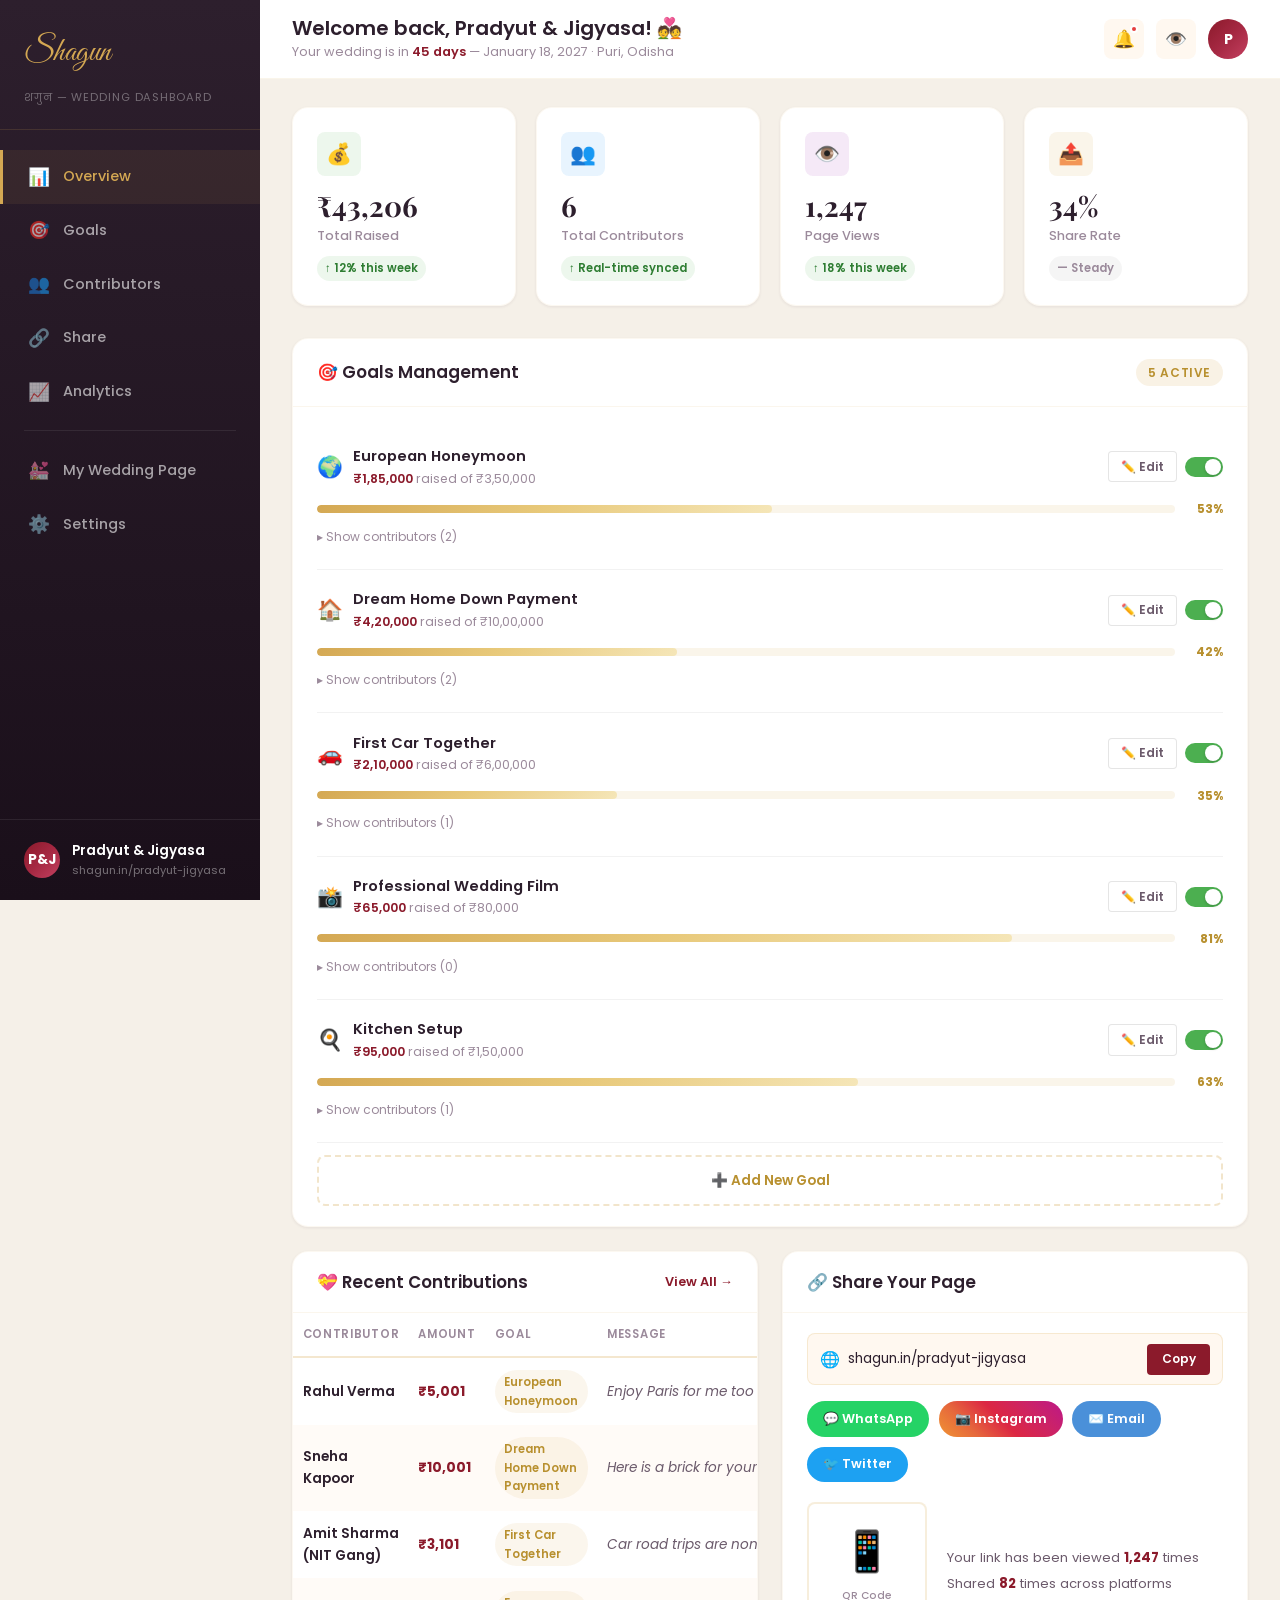
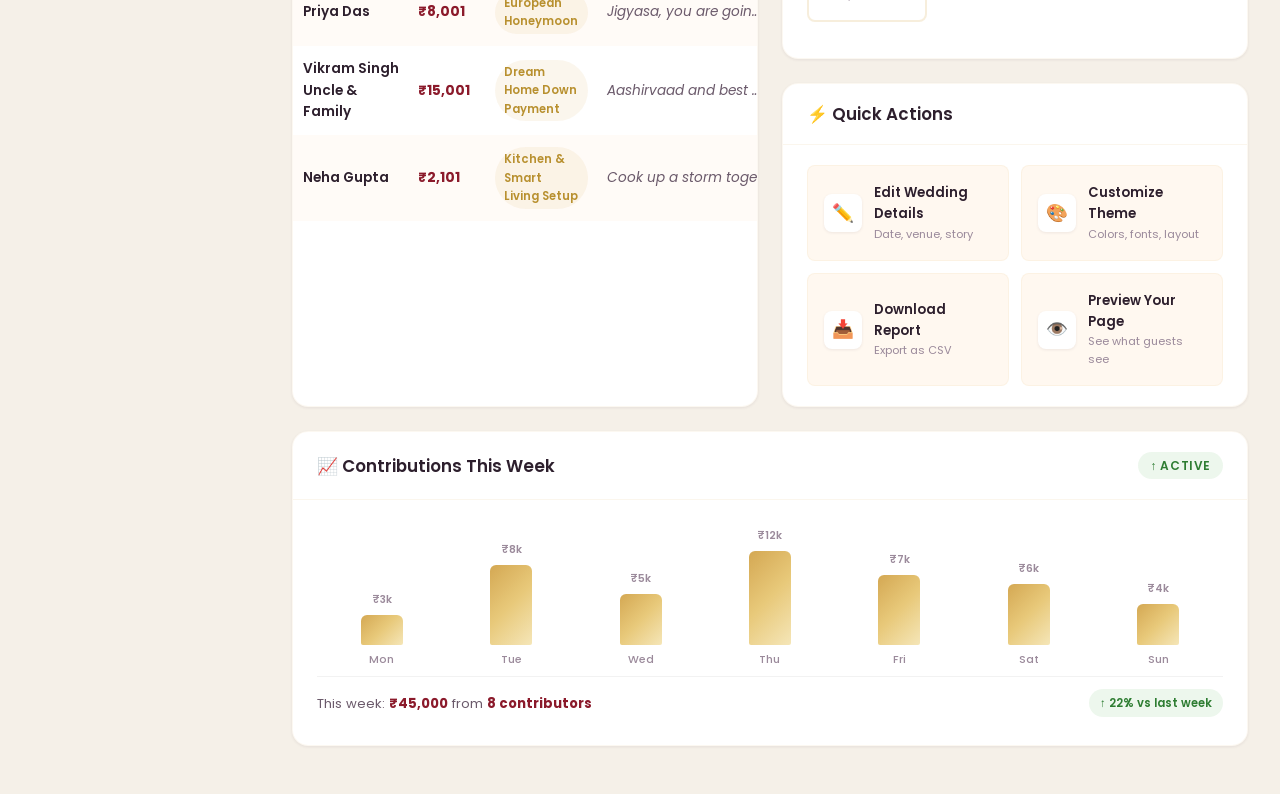
<file: dashboard.html>
<!DOCTYPE html>
<html lang="en">
<head>
  <meta charset="UTF-8">
  <meta name="viewport" content="width=device-width, initial-scale=1.0">
  <title>Dashboard — Shagun | शगुन</title>
  <link rel="stylesheet" href="css/styles.css">
  <style>
    /* ============================================
       DASHBOARD — Page-Specific Styles
       ============================================ */

    body {
      background: #F5F0E8;
      overflow-x: hidden;
    }

    /* ---------- Dashboard Layout ---------- */
    .dashboard {
      display: flex;
      min-height: 100vh;
    }

    /* ---------- Sidebar ---------- */
    .sidebar {
      width: 260px;
      background: linear-gradient(180deg, #2D1F2D 0%, #1A0F1A 100%);
      color: rgba(255,255,255,0.8);
      position: fixed;
      top: 0;
      left: 0;
      bottom: 0;
      z-index: 100;
      display: flex;
      flex-direction: column;
      transition: transform 0.3s ease;
    }

    .sidebar-header {
      padding: 1.75rem 1.5rem 1.25rem;
      border-bottom: 1px solid rgba(212,168,83,0.15);
    }

    .sidebar-logo {
      font-family: var(--font-script);
      font-size: 2rem;
      color: var(--color-gold);
      display: block;
      margin-bottom: 0.25rem;
    }

    .sidebar-tagline {
      font-size: 0.7rem;
      color: rgba(255,255,255,0.35);
      letter-spacing: 0.08em;
      text-transform: uppercase;
    }

    .sidebar-nav {
      flex: 1;
      padding: 1.25rem 0;
    }

    .sidebar-nav-item {
      display: flex;
      align-items: center;
      gap: 0.75rem;
      padding: 0.8rem 1.5rem;
      color: rgba(255,255,255,0.6);
      font-size: 0.9rem;
      font-weight: 500;
      transition: all 0.2s ease;
      cursor: pointer;
      border-left: 3px solid transparent;
    }

    .sidebar-nav-item:hover {
      color: rgba(255,255,255,0.95);
      background: rgba(255,255,255,0.05);
    }

    .sidebar-nav-item.active {
      color: var(--color-gold);
      background: rgba(212,168,83,0.08);
      border-left-color: var(--color-gold);
    }

    .sidebar-nav-item .nav-icon {
      font-size: 1.1rem;
      width: 24px;
      text-align: center;
    }

    .sidebar-nav-divider {
      height: 1px;
      background: rgba(255,255,255,0.08);
      margin: 0.75rem 1.5rem;
    }

    .sidebar-footer {
      padding: 1.25rem 1.5rem;
      border-top: 1px solid rgba(255,255,255,0.08);
    }

    .sidebar-couple {
      display: flex;
      align-items: center;
      gap: 0.75rem;
    }

    .sidebar-avatar {
      width: 36px;
      height: 36px;
      border-radius: 50%;
      background: var(--gradient-primary);
      color: white;
      display: flex;
      align-items: center;
      justify-content: center;
      font-weight: 700;
      font-size: 0.85rem;
    }

    .sidebar-couple-info {
      flex: 1;
      min-width: 0;
    }

    .sidebar-couple-name {
      font-size: 0.85rem;
      font-weight: 600;
      color: white;
      white-space: nowrap;
      overflow: hidden;
      text-overflow: ellipsis;
    }

    .sidebar-couple-link {
      font-size: 0.7rem;
      color: rgba(255,255,255,0.4);
    }

    /* Mobile sidebar toggle */
    .sidebar-toggle {
      display: none;
      position: fixed;
      top: 1rem;
      left: 1rem;
      z-index: 200;
      width: 44px;
      height: 44px;
      border-radius: var(--radius-md);
      background: var(--color-primary);
      color: white;
      font-size: 1.3rem;
      align-items: center;
      justify-content: center;
      box-shadow: var(--shadow-md);
      cursor: pointer;
      border: none;
    }

    .sidebar-overlay {
      display: none;
      position: fixed;
      inset: 0;
      background: rgba(0,0,0,0.5);
      z-index: 90;
    }

    /* ---------- Main Content ---------- */
    .main-content {
      flex: 1;
      margin-left: 260px;
      min-height: 100vh;
    }

    /* ---------- Top Bar ---------- */
    .topbar {
      background: white;
      padding: 1rem 2rem;
      display: flex;
      align-items: center;
      justify-content: space-between;
      border-bottom: 1px solid rgba(212,168,83,0.12);
      position: sticky;
      top: 0;
      z-index: 50;
      gap: 1rem;
      flex-wrap: wrap;
    }

    .topbar-welcome {
      flex: 1;
      min-width: 200px;
    }

    .topbar-welcome h1 {
      font-size: 1.25rem;
      font-weight: 600;
      color: var(--color-text);
      font-family: var(--font-body);
    }

    .topbar-welcome p {
      font-size: 0.8rem;
      color: var(--color-text-muted);
      margin-top: 0.1rem;
    }

    .topbar-welcome .countdown-inline {
      color: var(--color-primary);
      font-weight: 600;
    }

    .topbar-actions {
      display: flex;
      align-items: center;
      gap: 0.75rem;
    }

    .topbar-btn {
      width: 40px;
      height: 40px;
      border-radius: var(--radius-md);
      background: var(--color-cream);
      color: var(--color-text-light);
      display: flex;
      align-items: center;
      justify-content: center;
      font-size: 1.1rem;
      transition: all 0.2s ease;
      cursor: pointer;
      border: none;
      position: relative;
    }

    .topbar-btn:hover {
      background: rgba(212,168,83,0.15);
      color: var(--color-primary);
    }

    .topbar-btn .notif-dot {
      position: absolute;
      top: 6px;
      right: 6px;
      width: 8px;
      height: 8px;
      background: #E53E3E;
      border-radius: 50%;
      border: 2px solid white;
    }

    .topbar-avatar {
      width: 40px;
      height: 40px;
      border-radius: 50%;
      background: var(--gradient-primary);
      color: white;
      display: flex;
      align-items: center;
      justify-content: center;
      font-weight: 700;
      font-size: 0.9rem;
      cursor: pointer;
      transition: box-shadow 0.2s ease;
    }

    .topbar-avatar:hover {
      box-shadow: 0 0 0 3px rgba(139,26,43,0.2);
    }

    /* ---------- Dashboard Content ---------- */
    .dash-content {
      padding: 1.75rem 2rem 3rem;
      max-width: 1200px;
    }

    /* ---------- Overview Cards ---------- */
    .overview-grid {
      display: grid;
      grid-template-columns: repeat(4, 1fr);
      gap: 1.25rem;
      margin-bottom: 2rem;
    }

    .overview-card {
      background: white;
      border-radius: var(--radius-lg);
      padding: 1.5rem;
      box-shadow: var(--shadow-sm);
      transition: all 0.3s ease;
      border: 1px solid rgba(212,168,83,0.08);
      position: relative;
      overflow: hidden;
    }

    .overview-card::before {
      content: '';
      position: absolute;
      top: 0;
      left: 0;
      right: 0;
      height: 3px;
      background: var(--gradient-gold);
      opacity: 0;
      transition: opacity 0.3s ease;
    }

    .overview-card:hover {
      transform: translateY(-3px);
      box-shadow: var(--shadow-lg);
    }

    .overview-card:hover::before {
      opacity: 1;
    }

    .overview-card-icon {
      width: 44px;
      height: 44px;
      border-radius: var(--radius-md);
      display: flex;
      align-items: center;
      justify-content: center;
      font-size: 1.3rem;
      margin-bottom: 1rem;
    }

    .overview-card-icon.icon-green {
      background: rgba(76,175,80,0.1);
    }

    .overview-card-icon.icon-blue {
      background: rgba(33,150,243,0.1);
    }

    .overview-card-icon.icon-purple {
      background: rgba(156,39,176,0.1);
    }

    .overview-card-icon.icon-gold {
      background: rgba(212,168,83,0.12);
    }

    .overview-card-value {
      font-size: 1.75rem;
      font-weight: 700;
      font-family: var(--font-heading);
      color: var(--color-text);
      line-height: 1;
      margin-bottom: 0.35rem;
    }

    .overview-card-label {
      font-size: 0.8rem;
      color: var(--color-text-muted);
      font-weight: 500;
    }

    .overview-card-trend {
      display: inline-flex;
      align-items: center;
      gap: 0.25rem;
      font-size: 0.72rem;
      font-weight: 600;
      margin-top: 0.6rem;
      padding: 0.2rem 0.5rem;
      border-radius: var(--radius-full);
    }

    .trend-up {
      color: #2E7D32;
      background: rgba(76,175,80,0.1);
    }

    .trend-neutral {
      color: var(--color-text-muted);
      background: rgba(0,0,0,0.04);
    }

    /* ---------- Dashboard Grid (2 columns) ---------- */
    .dash-grid {
      display: grid;
      grid-template-columns: 1fr 1fr;
      gap: 1.5rem;
      margin-bottom: 1.5rem;
    }

    .dash-grid-full {
      grid-column: 1 / -1;
    }

    /* ---------- Dashboard Sections ---------- */
    .dash-section {
      background: white;
      border-radius: var(--radius-lg);
      box-shadow: var(--shadow-sm);
      border: 1px solid rgba(212,168,83,0.08);
      overflow: hidden;
    }

    .dash-section-header {
      display: flex;
      align-items: center;
      justify-content: space-between;
      padding: 1.25rem 1.5rem;
      border-bottom: 1px solid rgba(212,168,83,0.1);
      flex-wrap: wrap;
      gap: 0.75rem;
    }

    .dash-section-title {
      font-size: 1.05rem;
      font-weight: 600;
      font-family: var(--font-body);
      color: var(--color-text);
      display: flex;
      align-items: center;
      gap: 0.5rem;
    }

    .dash-section-action {
      font-size: 0.8rem;
      color: var(--color-primary);
      font-weight: 600;
      cursor: pointer;
      transition: color 0.2s ease;
      background: none;
      border: none;
      font-family: var(--font-body);
    }

    .dash-section-action:hover {
      color: var(--color-gold-dark);
    }

    .dash-section-body {
      padding: 1.25rem 1.5rem;
    }

    /* ---------- Goals Management ---------- */
    .goal-item {
      padding: 1.15rem 0;
      border-bottom: 1px solid rgba(0,0,0,0.05);
      transition: background 0.2s ease;
    }

    .goal-item:last-child {
      border-bottom: none;
    }

    .goal-item-top {
      display: flex;
      align-items: center;
      justify-content: space-between;
      gap: 0.75rem;
      margin-bottom: 0.65rem;
      flex-wrap: wrap;
    }

    .goal-info {
      display: flex;
      align-items: center;
      gap: 0.6rem;
      flex: 1;
      min-width: 0;
    }

    .goal-emoji {
      font-size: 1.3rem;
    }

    .goal-name {
      font-weight: 600;
      font-size: 0.92rem;
      color: var(--color-text);
    }

    .goal-amounts {
      font-size: 0.78rem;
      color: var(--color-text-muted);
    }

    .goal-amounts strong {
      color: var(--color-primary);
      font-weight: 600;
    }

    .goal-controls {
      display: flex;
      align-items: center;
      gap: 0.5rem;
      flex-shrink: 0;
    }

    .goal-btn {
      padding: 0.35rem 0.75rem;
      border-radius: var(--radius-sm);
      font-size: 0.75rem;
      font-weight: 600;
      cursor: pointer;
      transition: all 0.2s ease;
      border: 1px solid rgba(0,0,0,0.1);
      background: white;
      color: var(--color-text-light);
      font-family: var(--font-body);
    }

    .goal-btn:hover {
      border-color: var(--color-primary);
      color: var(--color-primary);
    }

    /* Toggle switch */
    .toggle-switch {
      width: 38px;
      height: 20px;
      background: #ccc;
      border-radius: 10px;
      position: relative;
      cursor: pointer;
      transition: background 0.3s ease;
      flex-shrink: 0;
    }

    .toggle-switch.active {
      background: var(--color-success);
    }

    .toggle-switch::after {
      content: '';
      position: absolute;
      width: 16px;
      height: 16px;
      background: white;
      border-radius: 50%;
      top: 2px;
      left: 2px;
      transition: transform 0.3s ease;
      box-shadow: 0 1px 3px rgba(0,0,0,0.2);
    }

    .toggle-switch.active::after {
      transform: translateX(18px);
    }

    .goal-progress-row {
      display: flex;
      align-items: center;
      gap: 0.75rem;
    }

    .goal-progress-bar {
      flex: 1;
      height: 8px;
      background: rgba(212,168,83,0.12);
      border-radius: var(--radius-full);
      overflow: hidden;
    }

    .goal-progress-fill {
      height: 100%;
      border-radius: var(--radius-full);
      background: var(--gradient-gold);
      transition: width 1s cubic-bezier(0.34, 1.56, 0.64, 1);
    }

    .goal-progress-pct {
      font-size: 0.75rem;
      font-weight: 700;
      color: var(--color-gold-dark);
      min-width: 36px;
      text-align: right;
    }

    /* Expandable contributors */
    .goal-expand-btn {
      background: none;
      border: none;
      color: var(--color-text-muted);
      font-size: 0.75rem;
      cursor: pointer;
      padding: 0.3rem 0;
      margin-top: 0.3rem;
      font-family: var(--font-body);
      transition: color 0.2s ease;
    }

    .goal-expand-btn:hover {
      color: var(--color-primary);
    }

    .goal-contributors {
      display: none;
      margin-top: 0.5rem;
      padding: 0.75rem 1rem;
      background: var(--color-cream);
      border-radius: var(--radius-md);
    }

    .goal-contributors.show {
      display: block;
      animation: fadeIn 0.3s ease;
    }

    .goal-contributor {
      display: flex;
      align-items: center;
      justify-content: space-between;
      padding: 0.4rem 0;
      font-size: 0.8rem;
    }

    .goal-contributor:not(:last-child) {
      border-bottom: 1px solid rgba(0,0,0,0.04);
    }

    .goal-contributor-name {
      color: var(--color-text);
      font-weight: 500;
    }

    .goal-contributor-amount {
      color: var(--color-primary);
      font-weight: 600;
    }

    .add-goal-btn {
      display: flex;
      align-items: center;
      justify-content: center;
      gap: 0.5rem;
      width: 100%;
      padding: 0.85rem;
      margin-top: 0.75rem;
      border: 2px dashed rgba(212,168,83,0.3);
      border-radius: var(--radius-md);
      background: transparent;
      color: var(--color-gold-dark);
      font-weight: 600;
      font-size: 0.85rem;
      cursor: pointer;
      transition: all 0.2s ease;
      font-family: var(--font-body);
    }

    .add-goal-btn:hover {
      background: rgba(212,168,83,0.06);
      border-color: var(--color-gold);
    }

    /* ---------- Contributions Table ---------- */
    .contrib-table {
      width: 100%;
      border-collapse: collapse;
    }

    .contrib-table th {
      text-align: left;
      font-size: 0.72rem;
      font-weight: 600;
      text-transform: uppercase;
      letter-spacing: 0.06em;
      color: var(--color-text-muted);
      padding: 0.75rem 0.6rem;
      border-bottom: 2px solid rgba(212,168,83,0.15);
    }

    .contrib-table td {
      padding: 0.75rem 0.6rem;
      font-size: 0.85rem;
      vertical-align: middle;
    }

    .contrib-table tr:nth-child(even) {
      background: rgba(255,248,240,0.5);
    }

    .contrib-table tr {
      transition: background 0.15s ease;
    }

    .contrib-table tbody tr:hover {
      background: rgba(212,168,83,0.06);
    }

    .contrib-name {
      font-weight: 600;
      color: var(--color-text);
    }

    .contrib-amount {
      font-weight: 700;
      color: var(--color-primary);
    }

    .contrib-goal-tag {
      display: inline-block;
      padding: 0.2rem 0.6rem;
      border-radius: var(--radius-full);
      background: rgba(212,168,83,0.1);
      color: var(--color-gold-dark);
      font-size: 0.72rem;
      font-weight: 600;
    }

    .contrib-message {
      color: var(--color-text-light);
      font-style: italic;
      font-size: 0.82rem;
      max-width: 180px;
      white-space: nowrap;
      overflow: hidden;
      text-overflow: ellipsis;
    }

    .contrib-date {
      color: var(--color-text-muted);
      font-size: 0.78rem;
    }

    /* ---------- Share Section ---------- */
    .share-link-box {
      display: flex;
      align-items: center;
      gap: 0.5rem;
      background: var(--color-cream);
      border: 1px solid rgba(212,168,83,0.2);
      border-radius: var(--radius-md);
      padding: 0.6rem 0.75rem;
      margin-bottom: 1rem;
    }

    .share-link-box .link-icon {
      font-size: 1rem;
      flex-shrink: 0;
    }

    .share-link-box input {
      flex: 1;
      border: none;
      background: transparent;
      font-family: var(--font-body);
      font-size: 0.85rem;
      color: var(--color-text);
      outline: none;
      min-width: 0;
    }

    .share-link-box .copy-btn {
      padding: 0.4rem 0.9rem;
      border-radius: var(--radius-sm);
      background: var(--color-primary);
      color: white;
      font-size: 0.75rem;
      font-weight: 600;
      cursor: pointer;
      border: none;
      transition: all 0.2s ease;
      white-space: nowrap;
      font-family: var(--font-body);
    }

    .share-link-box .copy-btn:hover {
      background: var(--color-primary-dark);
    }

    .share-buttons {
      display: flex;
      gap: 0.6rem;
      margin-bottom: 1.25rem;
      flex-wrap: wrap;
    }

    .share-btn {
      display: inline-flex;
      align-items: center;
      gap: 0.4rem;
      padding: 0.55rem 1rem;
      border-radius: var(--radius-full);
      font-size: 0.8rem;
      font-weight: 600;
      cursor: pointer;
      border: none;
      transition: all 0.2s ease;
      font-family: var(--font-body);
    }

    .share-btn:hover {
      transform: translateY(-1px);
      box-shadow: var(--shadow-md);
    }

    .share-btn.whatsapp {
      background: #25D366;
      color: white;
    }

    .share-btn.instagram {
      background: linear-gradient(45deg, #f09433, #e6683c, #dc2743, #cc2366, #bc1888);
      color: white;
    }

    .share-btn.email {
      background: #4A90D9;
      color: white;
    }

    .share-btn.twitter {
      background: #1DA1F2;
      color: white;
    }

    .qr-placeholder {
      width: 120px;
      height: 120px;
      background: white;
      border: 2px solid rgba(212,168,83,0.2);
      border-radius: var(--radius-md);
      display: flex;
      flex-direction: column;
      align-items: center;
      justify-content: center;
      gap: 0.3rem;
      margin-bottom: 1rem;
    }

    .qr-placeholder .qr-icon {
      font-size: 2.5rem;
    }

    .qr-placeholder span {
      font-size: 0.65rem;
      color: var(--color-text-muted);
      font-weight: 500;
    }

    .share-stat {
      font-size: 0.82rem;
      color: var(--color-text-light);
    }

    .share-stat strong {
      color: var(--color-primary);
    }

    /* ---------- Quick Actions ---------- */
    .quick-actions-grid {
      display: grid;
      grid-template-columns: 1fr 1fr;
      gap: 0.75rem;
    }

    .quick-action {
      display: flex;
      align-items: center;
      gap: 0.75rem;
      padding: 1rem;
      border-radius: var(--radius-md);
      background: var(--color-cream);
      border: 1px solid rgba(212,168,83,0.08);
      cursor: pointer;
      transition: all 0.2s ease;
      text-decoration: none;
      color: inherit;
    }

    .quick-action:hover {
      background: rgba(212,168,83,0.1);
      border-color: rgba(212,168,83,0.25);
      transform: translateY(-1px);
    }

    .quick-action-icon {
      width: 38px;
      height: 38px;
      border-radius: var(--radius-md);
      background: white;
      display: flex;
      align-items: center;
      justify-content: center;
      font-size: 1.1rem;
      flex-shrink: 0;
      box-shadow: var(--shadow-sm);
    }

    .quick-action-text {
      font-size: 0.82rem;
      font-weight: 600;
      color: var(--color-text);
    }

    .quick-action-desc {
      font-size: 0.7rem;
      color: var(--color-text-muted);
      margin-top: 0.1rem;
    }

    /* ---------- Analytics Chart ---------- */
    .chart-container {
      padding: 0.5rem 0;
    }

    .chart-bars {
      display: flex;
      align-items: flex-end;
      gap: 0.5rem;
      height: 140px;
      padding: 0 0.25rem;
      margin-bottom: 0.5rem;
    }

    .chart-bar-wrapper {
      flex: 1;
      display: flex;
      flex-direction: column;
      align-items: center;
      gap: 0.4rem;
      height: 100%;
      justify-content: flex-end;
    }

    .chart-bar-value {
      font-size: 0.65rem;
      font-weight: 600;
      color: var(--color-text-muted);
    }

    .chart-bar {
      width: 100%;
      max-width: 42px;
      border-radius: 6px 6px 2px 2px;
      background: var(--gradient-gold);
      transition: height 1s cubic-bezier(0.34, 1.56, 0.64, 1);
      position: relative;
      cursor: pointer;
      min-height: 4px;
    }

    .chart-bar:hover {
      filter: brightness(1.08);
    }

    .chart-bar-label {
      font-size: 0.68rem;
      color: var(--color-text-muted);
      font-weight: 500;
    }

    .chart-summary {
      display: flex;
      align-items: center;
      justify-content: space-between;
      padding-top: 0.75rem;
      border-top: 1px solid rgba(0,0,0,0.05);
      flex-wrap: wrap;
      gap: 0.5rem;
    }

    .chart-summary-text {
      font-size: 0.82rem;
      color: var(--color-text-light);
    }

    .chart-summary-text strong {
      color: var(--color-primary);
      font-weight: 700;
    }

    .chart-summary-badge {
      display: inline-flex;
      align-items: center;
      gap: 0.3rem;
      padding: 0.3rem 0.7rem;
      border-radius: var(--radius-full);
      font-size: 0.72rem;
      font-weight: 600;
      color: #2E7D32;
      background: rgba(76,175,80,0.1);
    }

    /* ---------- Responsive ---------- */
    @media (max-width: 1024px) {
      .overview-grid {
        grid-template-columns: repeat(2, 1fr);
      }

      .dash-grid {
        grid-template-columns: 1fr;
      }

      .quick-actions-grid {
        grid-template-columns: 1fr;
      }
    }

    @media (max-width: 768px) {
      .sidebar {
        transform: translateX(-100%);
      }

      .sidebar.open {
        transform: translateX(0);
      }

      .sidebar-toggle {
        display: flex;
      }

      .sidebar-overlay.show {
        display: block;
      }

      .main-content {
        margin-left: 0;
      }

      .topbar {
        padding: 0.75rem 1rem;
        padding-left: 3.5rem;
      }

      .topbar-welcome h1 {
        font-size: 1rem;
      }

      .dash-content {
        padding: 1.25rem 1rem 2rem;
      }

      .overview-grid {
        grid-template-columns: 1fr 1fr;
        gap: 0.75rem;
      }

      .overview-card {
        padding: 1rem;
      }

      .overview-card-value {
        font-size: 1.35rem;
      }

      .contrib-table th:nth-child(4),
      .contrib-table td:nth-child(4) {
        display: none;
      }

      .chart-bars {
        height: 110px;
      }
    }

    @media (max-width: 480px) {
      .overview-grid {
        grid-template-columns: 1fr;
      }

      .overview-card {
        display: flex;
        align-items: center;
        gap: 1rem;
      }

      .overview-card-icon {
        margin-bottom: 0;
        flex-shrink: 0;
      }

      .share-buttons {
        flex-direction: column;
      }

      .share-btn {
        justify-content: center;
      }

      .contrib-table th:nth-child(3),
      .contrib-table td:nth-child(3) {
        display: none;
      }

      .quick-actions-grid {
        grid-template-columns: 1fr;
      }
    }

    /* ---------- Stagger entrance animation ---------- */
    .dash-enter {
      opacity: 0;
      transform: translateY(16px);
      animation: dashFadeIn 0.5s ease forwards;
    }

    .dash-enter:nth-child(1) { animation-delay: 0s; }
    .dash-enter:nth-child(2) { animation-delay: 0.08s; }
    .dash-enter:nth-child(3) { animation-delay: 0.16s; }
    .dash-enter:nth-child(4) { animation-delay: 0.24s; }

    @keyframes dashFadeIn {
      to {
        opacity: 1;
        transform: translateY(0);
      }
    }
  </style>
</head>
<body>
  <!-- ===== Mobile Sidebar Toggle ===== -->
  <button class="sidebar-toggle" id="sidebarToggle" aria-label="Toggle menu">☰</button>
  <div class="sidebar-overlay" id="sidebarOverlay"></div>

  <!-- ===== Sidebar ===== -->
  <aside class="sidebar" id="sidebar">
    <div class="sidebar-header">
      <span class="sidebar-logo">Shagun</span>
      <span class="sidebar-tagline">शगुन — Wedding Dashboard</span>
    </div>

    <nav class="sidebar-nav">
      <a href="#overview" class="sidebar-nav-item active">
        <span class="nav-icon">📊</span> Overview
      </a>
      <a href="#goals" class="sidebar-nav-item">
        <span class="nav-icon">🎯</span> Goals
      </a>
      <a href="#contributors" class="sidebar-nav-item">
        <span class="nav-icon">👥</span> Contributors
      </a>
      <a href="#share" class="sidebar-nav-item">
        <span class="nav-icon">🔗</span> Share
      </a>
      <a href="#analytics" class="sidebar-nav-item">
        <span class="nav-icon">📈</span> Analytics
      </a>

      <div class="sidebar-nav-divider"></div>

      <a href="wedding.html" class="sidebar-nav-item">
        <span class="nav-icon">💒</span> My Wedding Page
      </a>
      <a href="#settings" class="sidebar-nav-item">
        <span class="nav-icon">⚙️</span> Settings
      </a>
    </nav>

    <div class="sidebar-footer">
      <div class="sidebar-couple">
        <div class="sidebar-avatar">P&J</div>
        <div class="sidebar-couple-info">
          <div class="sidebar-couple-name">Pradyut & Jigyasa</div>
          <div class="sidebar-couple-link">shagun.in/pradyut-jigyasa</div>
        </div>
      </div>
    </div>
  </aside>

  <!-- ===== Main Content ===== -->
  <div class="dashboard">
    <main class="main-content">

      <!-- ===== Top Bar ===== -->
      <header class="topbar">
        <div class="topbar-welcome">
          <h1>Welcome back, Pradyut & Jigyasa! 💑</h1>
          <p>Your wedding is in <span class="countdown-inline" id="daysLeft">62 days</span> — January 18, 2027 · Puri, Odisha</p>
        </div>
        <div class="topbar-actions">
          <button class="topbar-btn" title="Notifications">
            🔔
            <span class="notif-dot"></span>
          </button>
          <a href="wedding.html" class="topbar-btn" title="Preview Your Page">👁️</a>
          <div class="topbar-avatar" title="Profile">P</div>
        </div>
      </header>

      <!-- ===== Dashboard Body ===== -->
      <div class="dash-content">

        <!-- === Overview Cards === -->
        <section id="overview" class="overview-grid">
          <div class="overview-card dash-enter">
            <div class="overview-card-icon icon-green">💰</div>
            <div>
              <div class="overview-card-value" id="dashTotalRaised" data-counter="975000" data-prefix="₹">₹9,75,000</div>
              <div class="overview-card-label">Total Raised</div>
              <div class="overview-card-trend trend-up">↑ 12% this week</div>
            </div>
          </div>

          <div class="overview-card dash-enter">
            <div class="overview-card-icon icon-blue">👥</div>
            <div>
              <div class="overview-card-value" id="dashTotalContributors" data-counter="23">23</div>
              <div class="overview-card-label">Total Contributors</div>
              <div class="overview-card-trend trend-up">↑ Real-time synced</div>
            </div>
          </div>

          <div class="overview-card dash-enter">
            <div class="overview-card-icon icon-purple">👁️</div>
            <div>
              <div class="overview-card-value" data-counter="1247">1,247</div>
              <div class="overview-card-label">Page Views</div>
              <div class="overview-card-trend trend-up">↑ 18% this week</div>
            </div>
          </div>

          <div class="overview-card dash-enter">
            <div class="overview-card-icon icon-gold">📤</div>
            <div>
              <div class="overview-card-value">34%</div>
              <div class="overview-card-label">Share Rate</div>
              <div class="overview-card-trend trend-neutral">— Steady</div>
            </div>
          </div>
        </section>

        <!-- === Goals + Recent Contributions === -->
        <div class="dash-grid">

          <!-- Goals Management -->
          <section id="goals" class="dash-section dash-grid-full">
            <div class="dash-section-header">
              <h2 class="dash-section-title">🎯 Goals Management</h2>
              <span class="badge badge-gold">5 Active</span>
            </div>
            <div class="dash-section-body">

              <!-- Goal 1 -->
              <div class="goal-item">
                <div class="goal-item-top">
                  <div class="goal-info">
                    <span class="goal-emoji">🌍</span>
                    <div>
                      <div class="goal-name">European Honeymoon</div>
                      <div class="goal-amounts"><strong>₹1,85,000</strong> raised of ₹3,50,000</div>
                    </div>
                  </div>
                  <div class="goal-controls">
                    <button class="goal-btn" onclick="showToast('Edit goal coming soon!', 'info')">✏️ Edit</button>
                    <div class="toggle-switch active" onclick="this.classList.toggle('active')" title="Active"></div>
                  </div>
                </div>
                <div class="goal-progress-row">
                  <div class="goal-progress-bar"><div class="goal-progress-fill" data-width="53"></div></div>
                  <span class="goal-progress-pct">53%</span>
                </div>
                <button class="goal-expand-btn" onclick="toggleContributors(this)">▸ Show contributors (2)</button>
                <div class="goal-contributors">
                  <div class="goal-contributor">
                    <span class="goal-contributor-name">Rahul Verma</span>
                    <span class="goal-contributor-amount">₹5,000</span>
                  </div>
                  <div class="goal-contributor">
                    <span class="goal-contributor-name">Priya Das</span>
                    <span class="goal-contributor-amount">₹8,000</span>
                  </div>
                </div>
              </div>

              <!-- Goal 2 -->
              <div class="goal-item">
                <div class="goal-item-top">
                  <div class="goal-info">
                    <span class="goal-emoji">🏠</span>
                    <div>
                      <div class="goal-name">Dream Home Down Payment</div>
                      <div class="goal-amounts"><strong>₹4,20,000</strong> raised of ₹10,00,000</div>
                    </div>
                  </div>
                  <div class="goal-controls">
                    <button class="goal-btn" onclick="showToast('Edit goal coming soon!', 'info')">✏️ Edit</button>
                    <div class="toggle-switch active" onclick="this.classList.toggle('active')" title="Active"></div>
                  </div>
                </div>
                <div class="goal-progress-row">
                  <div class="goal-progress-bar"><div class="goal-progress-fill" data-width="42"></div></div>
                  <span class="goal-progress-pct">42%</span>
                </div>
                <button class="goal-expand-btn" onclick="toggleContributors(this)">▸ Show contributors (2)</button>
                <div class="goal-contributors">
                  <div class="goal-contributor">
                    <span class="goal-contributor-name">Sneha Kapoor</span>
                    <span class="goal-contributor-amount">₹10,000</span>
                  </div>
                  <div class="goal-contributor">
                    <span class="goal-contributor-name">Vikram Singh</span>
                    <span class="goal-contributor-amount">₹15,000</span>
                  </div>
                </div>
              </div>

              <!-- Goal 3 -->
              <div class="goal-item">
                <div class="goal-item-top">
                  <div class="goal-info">
                    <span class="goal-emoji">🚗</span>
                    <div>
                      <div class="goal-name">First Car Together</div>
                      <div class="goal-amounts"><strong>₹2,10,000</strong> raised of ₹6,00,000</div>
                    </div>
                  </div>
                  <div class="goal-controls">
                    <button class="goal-btn" onclick="showToast('Edit goal coming soon!', 'info')">✏️ Edit</button>
                    <div class="toggle-switch active" onclick="this.classList.toggle('active')" title="Active"></div>
                  </div>
                </div>
                <div class="goal-progress-row">
                  <div class="goal-progress-bar"><div class="goal-progress-fill" data-width="35"></div></div>
                  <span class="goal-progress-pct">35%</span>
                </div>
                <button class="goal-expand-btn" onclick="toggleContributors(this)">▸ Show contributors (1)</button>
                <div class="goal-contributors">
                  <div class="goal-contributor">
                    <span class="goal-contributor-name">Amit Sharma</span>
                    <span class="goal-contributor-amount">₹3,000</span>
                  </div>
                </div>
              </div>

              <!-- Goal 4 -->
              <div class="goal-item">
                <div class="goal-item-top">
                  <div class="goal-info">
                    <span class="goal-emoji">📸</span>
                    <div>
                      <div class="goal-name">Professional Wedding Film</div>
                      <div class="goal-amounts"><strong>₹65,000</strong> raised of ₹80,000</div>
                    </div>
                  </div>
                  <div class="goal-controls">
                    <button class="goal-btn" onclick="showToast('Edit goal coming soon!', 'info')">✏️ Edit</button>
                    <div class="toggle-switch active" onclick="this.classList.toggle('active')" title="Active"></div>
                  </div>
                </div>
                <div class="goal-progress-row">
                  <div class="goal-progress-bar"><div class="goal-progress-fill" data-width="81"></div></div>
                  <span class="goal-progress-pct">81%</span>
                </div>
                <button class="goal-expand-btn" onclick="toggleContributors(this)">▸ Show contributors (0)</button>
                <div class="goal-contributors">
                  <p style="font-size:0.8rem;color:var(--color-text-muted);text-align:center;padding:0.5rem 0;">No individual contributors to display for this sample.</p>
                </div>
              </div>

              <!-- Goal 5 -->
              <div class="goal-item">
                <div class="goal-item-top">
                  <div class="goal-info">
                    <span class="goal-emoji">🍳</span>
                    <div>
                      <div class="goal-name">Kitchen Setup</div>
                      <div class="goal-amounts"><strong>₹95,000</strong> raised of ₹1,50,000</div>
                    </div>
                  </div>
                  <div class="goal-controls">
                    <button class="goal-btn" onclick="showToast('Edit goal coming soon!', 'info')">✏️ Edit</button>
                    <div class="toggle-switch active" onclick="this.classList.toggle('active')" title="Active"></div>
                  </div>
                </div>
                <div class="goal-progress-row">
                  <div class="goal-progress-bar"><div class="goal-progress-fill" data-width="63"></div></div>
                  <span class="goal-progress-pct">63%</span>
                </div>
                <button class="goal-expand-btn" onclick="toggleContributors(this)">▸ Show contributors (1)</button>
                <div class="goal-contributors">
                  <div class="goal-contributor">
                    <span class="goal-contributor-name">Neha Gupta</span>
                    <span class="goal-contributor-amount">₹2,000</span>
                  </div>
                </div>
              </div>

              <button class="add-goal-btn" onclick="showToast('Add goal feature coming soon!', 'info')">
                ➕ Add New Goal
              </button>
            </div>
          </section>
        </div>

        <!-- === Contributions + Share row === -->
        <div class="dash-grid">

          <!-- Recent Contributions Table -->
          <section id="contributors" class="dash-section">
            <div class="dash-section-header">
              <h2 class="dash-section-title">💝 Recent Contributions</h2>
              <button class="dash-section-action">View All →</button>
            </div>
            <div class="dash-section-body" style="padding: 0;">
              <div style="overflow-x: auto;">
                <table class="contrib-table">
                  <thead>
                    <tr>
                      <th>Contributor</th>
                      <th>Amount</th>
                      <th>Goal</th>
                      <th>Message</th>
                      <th>Date</th>
                    </tr>
                  </thead>
                  <tbody id="contribTableBody">
                    <tr>
                      <td class="contrib-name">Vikram Singh</td>
                      <td class="contrib-amount">₹15,000</td>
                      <td><span class="contrib-goal-tag">🏠 Home</span></td>
                      <td class="contrib-message">Family contribution with love ❤️</td>
                      <td class="contrib-date">Nov 16</td>
                    </tr>
                    <tr>
                      <td class="contrib-name">Sneha Kapoor</td>
                      <td class="contrib-amount">₹10,000</td>
                      <td><span class="contrib-goal-tag">🏠 Home</span></td>
                      <td class="contrib-message">Here's to your new beginning! 🏡</td>
                      <td class="contrib-date">Nov 15</td>
                    </tr>
                    <tr>
                      <td class="contrib-name">Priya Das</td>
                      <td class="contrib-amount">₹8,000</td>
                      <td><span class="contrib-goal-tag">🌍 Honeymoon</span></td>
                      <td class="contrib-message">Make memories!</td>
                      <td class="contrib-date">Nov 14</td>
                    </tr>
                    <tr>
                      <td class="contrib-name">Rahul Verma</td>
                      <td class="contrib-amount">₹5,000</td>
                      <td><span class="contrib-goal-tag">🌍 Honeymoon</span></td>
                      <td class="contrib-message">Enjoy Paris for me too! 🗼</td>
                      <td class="contrib-date">Nov 13</td>
                    </tr>
                    <tr>
                      <td class="contrib-name">Amit Sharma</td>
                      <td class="contrib-amount">₹3,000</td>
                      <td><span class="contrib-goal-tag">🚗 Car</span></td>
                      <td class="contrib-message">Road trips incoming! 🚗</td>
                      <td class="contrib-date">Nov 12</td>
                    </tr>
                    <tr>
                      <td class="contrib-name">Neha Gupta</td>
                      <td class="contrib-amount">₹2,000</td>
                      <td><span class="contrib-goal-tag">🍳 Kitchen</span></td>
                      <td class="contrib-message">Cook up a storm together! 🍲</td>
                      <td class="contrib-date">Nov 11</td>
                    </tr>
                    <tr>
                      <td class="contrib-name">Ravi Kumar</td>
                      <td class="contrib-amount">₹7,500</td>
                      <td><span class="contrib-goal-tag">📸 Film</span></td>
                      <td class="contrib-message">Capture every moment! 🎬</td>
                      <td class="contrib-date">Nov 10</td>
                    </tr>
                    <tr>
                      <td class="contrib-name">Ananya Mishra</td>
                      <td class="contrib-amount">₹4,000</td>
                      <td><span class="contrib-goal-tag">🌍 Honeymoon</span></td>
                      <td class="contrib-message">Bon voyage! ✈️</td>
                      <td class="contrib-date">Nov 9</td>
                    </tr>
                    <tr>
                      <td class="contrib-name">Deepak Patel</td>
                      <td class="contrib-amount">₹6,000</td>
                      <td><span class="contrib-goal-tag">🏠 Home</span></td>
                      <td class="contrib-message">Wishing you the best! 🏡</td>
                      <td class="contrib-date">Nov 8</td>
                    </tr>
                    <tr>
                      <td class="contrib-name">Meera Joshi</td>
                      <td class="contrib-amount">₹3,500</td>
                      <td><span class="contrib-goal-tag">🍳 Kitchen</span></td>
                      <td class="contrib-message">To many dinner parties! 🥂</td>
                      <td class="contrib-date">Nov 7</td>
                    </tr>
                  </tbody>
                </table>
              </div>
            </div>
          </section>

          <!-- Share + Quick Actions Column -->
          <div style="display:flex;flex-direction:column;gap:1.5rem;">

            <!-- Share Section -->
            <section id="share" class="dash-section">
              <div class="dash-section-header">
                <h2 class="dash-section-title">🔗 Share Your Page</h2>
              </div>
              <div class="dash-section-body">
                <div class="share-link-box">
                  <span class="link-icon">🌐</span>
                  <input type="text" value="shagun.in/pradyut-jigyasa" id="shareLink" readonly>
                  <button class="copy-btn" onclick="copyLink()">Copy</button>
                </div>

                <div class="share-buttons">
                  <button class="share-btn whatsapp" onclick="shareVia('whatsapp')">💬 WhatsApp</button>
                  <button class="share-btn instagram" onclick="shareVia('instagram')">📷 Instagram</button>
                  <button class="share-btn email" onclick="shareVia('email')">✉️ Email</button>
                  <button class="share-btn twitter" onclick="shareVia('twitter')">🐦 Twitter</button>
                </div>

                <div style="display:flex;align-items:center;gap:1.25rem;">
                  <div class="qr-placeholder">
                    <span class="qr-icon">📱</span>
                    <span>QR Code</span>
                  </div>
                  <div>
                    <p class="share-stat" style="margin-bottom:0.3rem;">Your link has been viewed <strong>1,247</strong> times</p>
                    <p class="share-stat">Shared <strong>82</strong> times across platforms</p>
                  </div>
                </div>
              </div>
            </section>

            <!-- Quick Actions -->
            <section class="dash-section">
              <div class="dash-section-header">
                <h2 class="dash-section-title">⚡ Quick Actions</h2>
              </div>
              <div class="dash-section-body">
                <div class="quick-actions-grid">
                  <a class="quick-action" onclick="showToast('Edit wedding details coming soon!', 'info')">
                    <div class="quick-action-icon">✏️</div>
                    <div>
                      <div class="quick-action-text">Edit Wedding Details</div>
                      <div class="quick-action-desc">Date, venue, story</div>
                    </div>
                  </a>
                  <a class="quick-action" onclick="showToast('Customize theme coming soon!', 'info')">
                    <div class="quick-action-icon">🎨</div>
                    <div>
                      <div class="quick-action-text">Customize Theme</div>
                      <div class="quick-action-desc">Colors, fonts, layout</div>
                    </div>
                  </a>
                  <a class="quick-action" onclick="showToast('Report download starting...', 'success')">
                    <div class="quick-action-icon">📥</div>
                    <div>
                      <div class="quick-action-text">Download Report</div>
                      <div class="quick-action-desc">Export as CSV</div>
                    </div>
                  </a>
                  <a class="quick-action" href="wedding.html">
                    <div class="quick-action-icon">👁️</div>
                    <div>
                      <div class="quick-action-text">Preview Your Page</div>
                      <div class="quick-action-desc">See what guests see</div>
                    </div>
                  </a>
                </div>
              </div>
            </section>

          </div>
        </div>

        <!-- === Analytics Chart === -->
        <section id="analytics" class="dash-section" style="margin-top: 1.5rem;">
          <div class="dash-section-header">
            <h2 class="dash-section-title">📈 Contributions This Week</h2>
            <span class="badge badge-success">↑ Active</span>
          </div>
          <div class="dash-section-body">
            <div class="chart-container">
              <div class="chart-bars" id="chartBars">
                <div class="chart-bar-wrapper">
                  <span class="chart-bar-value">₹3k</span>
                  <div class="chart-bar" data-height="21" style="height: 0;"></div>
                  <span class="chart-bar-label">Mon</span>
                </div>
                <div class="chart-bar-wrapper">
                  <span class="chart-bar-value">₹8k</span>
                  <div class="chart-bar" data-height="57" style="height: 0;"></div>
                  <span class="chart-bar-label">Tue</span>
                </div>
                <div class="chart-bar-wrapper">
                  <span class="chart-bar-value">₹5k</span>
                  <div class="chart-bar" data-height="36" style="height: 0;"></div>
                  <span class="chart-bar-label">Wed</span>
                </div>
                <div class="chart-bar-wrapper">
                  <span class="chart-bar-value">₹12k</span>
                  <div class="chart-bar" data-height="86" style="height: 0;"></div>
                  <span class="chart-bar-label">Thu</span>
                </div>
                <div class="chart-bar-wrapper">
                  <span class="chart-bar-value">₹7k</span>
                  <div class="chart-bar" data-height="50" style="height: 0;"></div>
                  <span class="chart-bar-label">Fri</span>
                </div>
                <div class="chart-bar-wrapper">
                  <span class="chart-bar-value">₹6k</span>
                  <div class="chart-bar" data-height="43" style="height: 0;"></div>
                  <span class="chart-bar-label">Sat</span>
                </div>
                <div class="chart-bar-wrapper">
                  <span class="chart-bar-value">₹4k</span>
                  <div class="chart-bar" data-height="29" style="height: 0;"></div>
                  <span class="chart-bar-label">Sun</span>
                </div>
              </div>
              <div class="chart-summary">
                <span class="chart-summary-text">This week: <strong>₹45,000</strong> from <strong>8 contributors</strong></span>
                <span class="chart-summary-badge">↑ 22% vs last week</span>
              </div>
            </div>
          </div>
        </section>

      </div><!-- .dash-content -->
    </main>
  </div><!-- .dashboard -->

  <!-- ===== Shared Store & Utils ===== -->
  <script src="js/store.js"></script>
  <script src="js/utils.js"></script>

  <!-- ===== Page-Specific JS ===== -->
  <script>
    // --- Sidebar mobile toggle ---
    const sidebar = document.getElementById('sidebar');
    const sidebarToggle = document.getElementById('sidebarToggle');
    const sidebarOverlay = document.getElementById('sidebarOverlay');

    sidebarToggle.addEventListener('click', () => {
      sidebar.classList.toggle('open');
      sidebarOverlay.classList.toggle('show');
      sidebarToggle.textContent = sidebar.classList.contains('open') ? '✕' : '☰';
    });

    sidebarOverlay.addEventListener('click', () => {
      sidebar.classList.remove('open');
      sidebarOverlay.classList.remove('show');
      sidebarToggle.textContent = '☰';
    });

    // --- Sidebar nav active state ---
    document.querySelectorAll('.sidebar-nav-item[href^="#"]').forEach(link => {
      link.addEventListener('click', function (e) {
        e.preventDefault();
        document.querySelectorAll('.sidebar-nav-item').forEach(l => l.classList.remove('active'));
        this.classList.add('active');
        const target = document.querySelector(this.getAttribute('href'));
        if (target) {
          target.scrollIntoView({ behavior: 'smooth', block: 'start' });
        }
        // close mobile sidebar
        sidebar.classList.remove('open');
        sidebarOverlay.classList.remove('show');
        sidebarToggle.textContent = '☰';
      });
    });

    // --- Goal contributors expand/collapse ---
    function toggleContributors(btn) {
      const panel = btn.nextElementSibling;
      const isOpen = panel.classList.contains('show');
      panel.classList.toggle('show');
      btn.textContent = isOpen
        ? btn.textContent.replace('▾', '▸').replace('Hide', 'Show')
        : btn.textContent.replace('▸', '▾').replace('Show', 'Hide');
    }

    // --- Copy share link ---
    function copyLink() {
      const input = document.getElementById('shareLink');
      input.select();
      navigator.clipboard.writeText(input.value).then(() => {
        showToast('Link copied to clipboard! 🔗', 'success');
      }).catch(() => {
        // fallback
        document.execCommand('copy');
        showToast('Link copied!', 'success');
      });
    }

    // --- Share via platform ---
    function shareVia(platform) {
      const url = 'https://shagun.in/pradyut-jigyasa';
      const text = 'Pradyut & Jigyasa are getting married! 💍 Be a part of their dreams — contribute to their goals on Shagun. 🎉';

      switch (platform) {
        case 'whatsapp':
          window.open(`https://wa.me/?text=${encodeURIComponent(text + '\n' + url)}`, '_blank');
          break;
        case 'instagram':
          showToast('Link copied! Share it on your Instagram story 📸', 'success');
          navigator.clipboard.writeText(url);
          break;
        case 'email':
          window.open(`mailto:?subject=${encodeURIComponent('Be a part of Pradyut & Jigyasa\'s wedding dreams!')}&body=${encodeURIComponent(text + '\n\n' + url)}`, '_blank');
          break;
        case 'twitter':
          window.open(`https://twitter.com/intent/tweet?text=${encodeURIComponent(text)}&url=${encodeURIComponent(url)}`, '_blank');
          break;
      }
    }

    // --- Countdown calculation ---
    function updateCountdown() {
      const wedding = new Date('2027-01-18T00:00:00');
      const now = new Date();
      const diff = wedding - now;
      const days = Math.ceil(diff / (1000 * 60 * 60 * 24));
      const el = document.getElementById('daysLeft');
      if (el && days > 0) {
        el.textContent = days + ' days';
      } else if (el) {
        el.textContent = 'Today! 🎉';
      }
    }

    // --- Animate progress bars on load ---
    function animateGoalBars() {
      document.querySelectorAll('.goal-progress-fill').forEach(bar => {
        const width = bar.getAttribute('data-width');
        setTimeout(() => {
          bar.style.width = width + '%';
        }, 400);
      });
    }

    // --- Animate chart bars on load ---
    function animateChart() {
      document.querySelectorAll('.chart-bar').forEach((bar, i) => {
        const h = bar.getAttribute('data-height');
        setTimeout(() => {
          bar.style.height = h + '%';
        }, 300 + i * 100);
      });
    }

    // --- Scroll spy for sidebar ---
    function initScrollSpy() {
      const sections = document.querySelectorAll('section[id]');
      const navItems = document.querySelectorAll('.sidebar-nav-item[href^="#"]');

      const observer = new IntersectionObserver((entries) => {
        entries.forEach(entry => {
          if (entry.isIntersecting) {
            const id = entry.target.getAttribute('id');
            navItems.forEach(item => {
              item.classList.toggle('active', item.getAttribute('href') === '#' + id);
            });
          }
        });
      }, { threshold: 0.3, rootMargin: '-80px 0px -40% 0px' });

      sections.forEach(s => observer.observe(s));
    }

    // --- Sync with ShagunStore ---
    function syncDashboardWithStore() {
      if (!window.shagunStore) return;
      const metrics = window.shagunStore.getMetrics();
      const wedding = window.shagunStore.getWedding();

      const raisedEl = document.getElementById('dashTotalRaised');
      if (raisedEl) raisedEl.textContent = formatINR(metrics.totalRaised);

      const contribEl = document.getElementById('dashTotalContributors');
      if (contribEl) contribEl.textContent = metrics.contributorsCount;

      // Render contributions in table
      const tbody = document.getElementById('contribTableBody');
      if (tbody && wedding.contributions && wedding.contributions.length > 0) {
        tbody.innerHTML = '';
        wedding.contributions.forEach(tx => {
          const tr = document.createElement('tr');
          const dateStr = new Date(tx.date).toLocaleDateString('en-IN', { month: 'short', day: 'numeric' });
          tr.innerHTML = `
            <td class="contrib-name">${tx.name}</td>
            <td class="contrib-amount">${formatINR(tx.amount)}</td>
            <td><span class="contrib-goal-tag">${tx.goalTitle}</span></td>
            <td class="contrib-message">${tx.message}</td>
            <td class="contrib-date">${dateStr}</td>
          `;
          tbody.appendChild(tr);
        });
      }
    }

    // --- Initialize ---
    document.addEventListener('DOMContentLoaded', () => {
      syncDashboardWithStore();
      updateCountdown();
      animateGoalBars();
      animateChart();
      initScrollSpy();
    });
  </script>
</body>
</html>
</file>
<file: css/styles.css>
/* ============================================
   SHAGUN - शगुन | Indian Wedding Goal-Funding
   Design System & Global Styles
   ============================================ */

@import url('https://fonts.googleapis.com/css2?family=Playfair+Display:ital,wght@0,400;0,500;0,600;0,700;0,800;1,400;1,500;1,600&family=Poppins:wght@300;400;500;600;700&family=Great+Vibes&display=swap');

/* ---------- CSS Variables / Design Tokens ---------- */
:root {
  /* Primary - Rich Maroon/Burgundy */
  --color-primary: #8B1A2B;
  --color-primary-dark: #6B0F1E;
  --color-primary-light: #A52842;

  /* Secondary - Royal Gold */
  --color-gold: #D4A853;
  --color-gold-light: #E8C97A;
  --color-gold-dark: #B8902F;
  --color-gold-shine: #F5E6B8;

  /* Accent - Soft Pink */
  --color-pink: #E8A0BF;
  --color-pink-light: #F5D5E5;
  --color-pink-dark: #C47A99;

  /* Neutrals */
  --color-cream: #FFF8F0;
  --color-ivory: #FFFEF7;
  --color-warm-white: #FDF6EE;
  --color-text: #2D1F2D;
  --color-text-light: #6B5A6B;
  --color-text-muted: #9B8A9B;

  /* Semantic */
  --color-success: #4CAF50;
  --color-info: #2196F3;
  --color-warning: #FF9800;

  /* Gradients */
  --gradient-primary: linear-gradient(135deg, #8B1A2B 0%, #A52842 50%, #C44060 100%);
  --gradient-gold: linear-gradient(135deg, #D4A853 0%, #E8C97A 50%, #F5E6B8 100%);
  --gradient-hero: linear-gradient(180deg, rgba(139,26,43,0.9) 0%, rgba(139,26,43,0.7) 40%, rgba(212,168,83,0.3) 100%);
  --gradient-card: linear-gradient(145deg, #FFFFFF 0%, #FFF8F0 100%);
  --gradient-dark: linear-gradient(180deg, #2D1F2D 0%, #1A0F1A 100%);

  /* Typography */
  --font-heading: 'Playfair Display', Georgia, serif;
  --font-body: 'Poppins', 'Segoe UI', sans-serif;
  --font-script: 'Great Vibes', cursive;

  /* Spacing */
  --space-xs: 0.25rem;
  --space-sm: 0.5rem;
  --space-md: 1rem;
  --space-lg: 1.5rem;
  --space-xl: 2rem;
  --space-2xl: 3rem;
  --space-3xl: 4rem;
  --space-4xl: 6rem;

  /* Border Radius */
  --radius-sm: 4px;
  --radius-md: 8px;
  --radius-lg: 16px;
  --radius-xl: 24px;
  --radius-full: 9999px;

  /* Shadows */
  --shadow-sm: 0 1px 3px rgba(45,31,45,0.08);
  --shadow-md: 0 4px 12px rgba(45,31,45,0.1);
  --shadow-lg: 0 8px 30px rgba(45,31,45,0.12);
  --shadow-xl: 0 16px 48px rgba(45,31,45,0.15);
  --shadow-gold: 0 4px 20px rgba(212,168,83,0.3);
  --shadow-glow: 0 0 40px rgba(212,168,83,0.2);

  /* Transitions */
  --transition-fast: 0.15s ease;
  --transition-normal: 0.3s ease;
  --transition-slow: 0.5s ease;
  --transition-spring: 0.6s cubic-bezier(0.34, 1.56, 0.64, 1);
}

/* ---------- Reset & Base ---------- */
*, *::before, *::after {
  margin: 0;
  padding: 0;
  box-sizing: border-box;
}

html {
  scroll-behavior: smooth;
  font-size: 16px;
  -webkit-font-smoothing: antialiased;
  -moz-osx-font-smoothing: grayscale;
}

body {
  font-family: var(--font-body);
  color: var(--color-text);
  background-color: var(--color-cream);
  line-height: 1.6;
  overflow-x: hidden;
}

h1, h2, h3, h4, h5, h6 {
  font-family: var(--font-heading);
  line-height: 1.2;
  font-weight: 600;
}

a {
  text-decoration: none;
  color: inherit;
  transition: color var(--transition-fast);
}

img {
  max-width: 100%;
  height: auto;
  display: block;
}

button {
  font-family: var(--font-body);
  cursor: pointer;
  border: none;
  outline: none;
}

ul, ol {
  list-style: none;
}

/* ---------- Utility Classes ---------- */
.container {
  max-width: 1200px;
  margin: 0 auto;
  padding: 0 var(--space-lg);
}

.container-sm {
  max-width: 800px;
  margin: 0 auto;
  padding: 0 var(--space-lg);
}

.container-lg {
  max-width: 1400px;
  margin: 0 auto;
  padding: 0 var(--space-lg);
}

.text-center { text-align: center; }
.text-gold { color: var(--color-gold); }
.text-primary { color: var(--color-primary); }
.text-muted { color: var(--color-text-muted); }
.text-script { font-family: var(--font-script); }

.flex { display: flex; }
.flex-col { flex-direction: column; }
.items-center { align-items: center; }
.justify-center { justify-content: center; }
.justify-between { justify-content: space-between; }
.gap-sm { gap: var(--space-sm); }
.gap-md { gap: var(--space-md); }
.gap-lg { gap: var(--space-lg); }
.gap-xl { gap: var(--space-xl); }

/* ---------- Buttons ---------- */
.btn {
  display: inline-flex;
  align-items: center;
  justify-content: center;
  gap: var(--space-sm);
  padding: 0.75rem 2rem;
  border-radius: var(--radius-full);
  font-weight: 600;
  font-size: 0.95rem;
  letter-spacing: 0.02em;
  transition: all var(--transition-normal);
  position: relative;
  overflow: hidden;
}

.btn::after {
  content: '';
  position: absolute;
  inset: 0;
  background: linear-gradient(120deg, transparent 30%, rgba(255,255,255,0.2) 50%, transparent 70%);
  transform: translateX(-100%);
  transition: transform 0.6s ease;
}

.btn:hover::after {
  transform: translateX(100%);
}

.btn-primary {
  background: var(--gradient-primary);
  color: white;
  box-shadow: var(--shadow-md);
}

.btn-primary:hover {
  transform: translateY(-2px);
  box-shadow: var(--shadow-lg);
}

.btn-gold {
  background: var(--gradient-gold);
  color: var(--color-primary-dark);
  box-shadow: var(--shadow-gold);
}

.btn-gold:hover {
  transform: translateY(-2px);
  box-shadow: 0 6px 24px rgba(212,168,83,0.4);
}

.btn-outline {
  background: transparent;
  color: var(--color-primary);
  border: 2px solid var(--color-primary);
}

.btn-outline:hover {
  background: var(--color-primary);
  color: white;
}

.btn-white {
  background: white;
  color: var(--color-primary);
  box-shadow: var(--shadow-md);
}

.btn-white:hover {
  transform: translateY(-2px);
  box-shadow: var(--shadow-lg);
}

.btn-lg {
  padding: 1rem 2.5rem;
  font-size: 1.1rem;
}

.btn-sm {
  padding: 0.5rem 1.25rem;
  font-size: 0.85rem;
}

/* ---------- Cards ---------- */
.card {
  background: var(--gradient-card);
  border-radius: var(--radius-lg);
  box-shadow: var(--shadow-md);
  overflow: hidden;
  transition: all var(--transition-normal);
}

.card:hover {
  transform: translateY(-4px);
  box-shadow: var(--shadow-xl);
}

.card-gold-border {
  border: 1px solid var(--color-gold-light);
}

/* ---------- Section Styles ---------- */
.section {
  padding: var(--space-4xl) 0;
  position: relative;
}

.section-title {
  font-size: clamp(1.8rem, 4vw, 2.8rem);
  color: var(--color-primary);
  margin-bottom: var(--space-sm);
}

.section-subtitle {
  font-size: clamp(1rem, 2vw, 1.15rem);
  color: var(--color-text-light);
  max-width: 600px;
  margin: 0 auto;
}

.section-label {
  font-family: var(--font-script);
  font-size: clamp(1.2rem, 3vw, 1.6rem);
  color: var(--color-gold);
  display: block;
  margin-bottom: var(--space-xs);
}

/* ---------- Decorative Elements ---------- */
.ornament {
  display: flex;
  align-items: center;
  justify-content: center;
  gap: var(--space-md);
  margin: var(--space-lg) 0;
}

.ornament::before,
.ornament::after {
  content: '';
  flex: 1;
  max-width: 120px;
  height: 1px;
  background: linear-gradient(90deg, transparent, var(--color-gold), transparent);
}

.ornament-icon {
  color: var(--color-gold);
  font-size: 1.2rem;
}

.mandala-bg {
  position: absolute;
  width: 400px;
  height: 400px;
  border-radius: 50%;
  border: 1px solid rgba(212,168,83,0.1);
  pointer-events: none;
}

.mandala-bg::before {
  content: '';
  position: absolute;
  inset: 20px;
  border-radius: 50%;
  border: 1px solid rgba(212,168,83,0.08);
}

.mandala-bg::after {
  content: '';
  position: absolute;
  inset: 40px;
  border-radius: 50%;
  border: 1px solid rgba(212,168,83,0.06);
}

/* ---------- Navbar ---------- */
.navbar {
  position: fixed;
  top: 0;
  left: 0;
  right: 0;
  z-index: 1000;
  padding: var(--space-md) 0;
  transition: all var(--transition-normal);
  background: transparent;
}

.navbar.scrolled {
  background: rgba(255,248,240,0.95);
  backdrop-filter: blur(10px);
  box-shadow: var(--shadow-sm);
  padding: var(--space-sm) 0;
}

.navbar .container {
  display: flex;
  align-items: center;
  justify-content: space-between;
}

.navbar-logo {
  font-family: var(--font-script);
  font-size: 1.8rem;
  color: white;
  transition: color var(--transition-normal);
}

.navbar.scrolled .navbar-logo {
  color: var(--color-primary);
}

.navbar-links {
  display: flex;
  align-items: center;
  gap: var(--space-xl);
}

.navbar-links a {
  color: rgba(255,255,255,0.9);
  font-weight: 500;
  font-size: 0.95rem;
  transition: color var(--transition-fast);
}

.navbar-links a:hover {
  color: var(--color-gold-light);
}

.navbar.scrolled .navbar-links a {
  color: var(--color-text);
}

.navbar.scrolled .navbar-links a:hover {
  color: var(--color-primary);
}

.mobile-menu-btn {
  display: none;
  background: none;
  color: white;
  font-size: 1.5rem;
  padding: var(--space-xs);
}

.navbar.scrolled .mobile-menu-btn {
  color: var(--color-text);
}

/* ---------- Progress Bar ---------- */
.progress-container {
  width: 100%;
  background: rgba(212,168,83,0.15);
  border-radius: var(--radius-full);
  height: 12px;
  overflow: hidden;
  position: relative;
}

.progress-bar {
  height: 100%;
  border-radius: var(--radius-full);
  background: var(--gradient-gold);
  transition: width 1.5s cubic-bezier(0.34, 1.56, 0.64, 1);
  position: relative;
  min-width: 0;
}

.progress-bar::after {
  content: '';
  position: absolute;
  top: 0;
  right: 0;
  bottom: 0;
  width: 30px;
  background: linear-gradient(90deg, transparent, rgba(255,255,255,0.4));
  border-radius: 0 var(--radius-full) var(--radius-full) 0;
  animation: progressShine 2s infinite;
}

@keyframes progressShine {
  0%, 100% { opacity: 0.3; }
  50% { opacity: 1; }
}

/* ---------- Animations ---------- */
@keyframes fadeInUp {
  from {
    opacity: 0;
    transform: translateY(30px);
  }
  to {
    opacity: 1;
    transform: translateY(0);
  }
}

@keyframes fadeInDown {
  from {
    opacity: 0;
    transform: translateY(-30px);
  }
  to {
    opacity: 1;
    transform: translateY(0);
  }
}

@keyframes fadeIn {
  from { opacity: 0; }
  to { opacity: 1; }
}

@keyframes scaleIn {
  from {
    opacity: 0;
    transform: scale(0.9);
  }
  to {
    opacity: 1;
    transform: scale(1);
  }
}

@keyframes float {
  0%, 100% { transform: translateY(0); }
  50% { transform: translateY(-10px); }
}

@keyframes shimmer {
  0% { background-position: -200% center; }
  100% { background-position: 200% center; }
}

@keyframes rotateSlowly {
  from { transform: rotate(0deg); }
  to { transform: rotate(360deg); }
}

@keyframes pulseGold {
  0%, 100% { box-shadow: 0 0 0 0 rgba(212,168,83,0.3); }
  50% { box-shadow: 0 0 0 15px rgba(212,168,83,0); }
}

@keyframes slideInLeft {
  from {
    opacity: 0;
    transform: translateX(-40px);
  }
  to {
    opacity: 1;
    transform: translateX(0);
  }
}

@keyframes slideInRight {
  from {
    opacity: 0;
    transform: translateX(40px);
  }
  to {
    opacity: 1;
    transform: translateX(0);
  }
}

@keyframes countUp {
  from { opacity: 0; transform: scale(0.5); }
  to { opacity: 1; transform: scale(1); }
}

.animate-fadeInUp { animation: fadeInUp 0.8s ease forwards; }
.animate-fadeInDown { animation: fadeInDown 0.8s ease forwards; }
.animate-fadeIn { animation: fadeIn 0.8s ease forwards; }
.animate-scaleIn { animation: scaleIn 0.8s ease forwards; }
.animate-float { animation: float 3s ease-in-out infinite; }
.animate-shimmer {
  background-size: 200% auto;
  animation: shimmer 3s linear infinite;
}
.animate-rotate { animation: rotateSlowly 20s linear infinite; }
.animate-pulse-gold { animation: pulseGold 2s ease-in-out infinite; }

/* Scroll-triggered animations */
.reveal {
  opacity: 0;
  transform: translateY(30px);
  transition: all 0.8s ease;
}

.reveal.active {
  opacity: 1;
  transform: translateY(0);
}

.reveal-left {
  opacity: 0;
  transform: translateX(-40px);
  transition: all 0.8s ease;
}

.reveal-left.active {
  opacity: 1;
  transform: translateX(0);
}

.reveal-right {
  opacity: 0;
  transform: translateX(40px);
  transition: all 0.8s ease;
}

.reveal-right.active {
  opacity: 1;
  transform: translateX(0);
}

/* Stagger children */
.stagger-children > * {
  opacity: 0;
  transform: translateY(20px);
  transition: all 0.6s ease;
}

.stagger-children.active > *:nth-child(1) { transition-delay: 0s; opacity: 1; transform: translateY(0); }
.stagger-children.active > *:nth-child(2) { transition-delay: 0.1s; opacity: 1; transform: translateY(0); }
.stagger-children.active > *:nth-child(3) { transition-delay: 0.2s; opacity: 1; transform: translateY(0); }
.stagger-children.active > *:nth-child(4) { transition-delay: 0.3s; opacity: 1; transform: translateY(0); }
.stagger-children.active > *:nth-child(5) { transition-delay: 0.4s; opacity: 1; transform: translateY(0); }
.stagger-children.active > *:nth-child(6) { transition-delay: 0.5s; opacity: 1; transform: translateY(0); }

/* ---------- Footer ---------- */
.footer {
  background: var(--gradient-dark);
  color: rgba(255,255,255,0.7);
  padding: var(--space-3xl) 0 var(--space-xl);
}

.footer-logo {
  font-family: var(--font-script);
  font-size: 2rem;
  color: var(--color-gold);
  margin-bottom: var(--space-sm);
}

.footer-tagline {
  font-size: 0.9rem;
  color: rgba(255,255,255,0.5);
  margin-bottom: var(--space-xl);
}

.footer-links {
  display: flex;
  gap: var(--space-xl);
  flex-wrap: wrap;
  margin-bottom: var(--space-xl);
}

.footer-links a {
  color: rgba(255,255,255,0.6);
  font-size: 0.9rem;
  transition: color var(--transition-fast);
}

.footer-links a:hover {
  color: var(--color-gold);
}

.footer-bottom {
  border-top: 1px solid rgba(255,255,255,0.1);
  padding-top: var(--space-lg);
  font-size: 0.8rem;
  color: rgba(255,255,255,0.4);
  display: flex;
  justify-content: space-between;
  align-items: center;
  flex-wrap: wrap;
  gap: var(--space-md);
}

/* ---------- Toasts / Notifications ---------- */
.toast {
  position: fixed;
  bottom: 2rem;
  right: 2rem;
  padding: var(--space-md) var(--space-lg);
  background: white;
  border-radius: var(--radius-md);
  box-shadow: var(--shadow-xl);
  border-left: 4px solid var(--color-gold);
  z-index: 10000;
  animation: slideInRight 0.4s ease, fadeIn 0.4s ease;
  max-width: 400px;
}

.toast-success { border-left-color: var(--color-success); }
.toast-info { border-left-color: var(--color-info); }

/* ---------- Modal ---------- */
.modal-overlay {
  position: fixed;
  inset: 0;
  background: rgba(45,31,45,0.6);
  backdrop-filter: blur(4px);
  z-index: 9999;
  display: flex;
  align-items: center;
  justify-content: center;
  opacity: 0;
  pointer-events: none;
  transition: opacity var(--transition-normal);
}

.modal-overlay.active {
  opacity: 1;
  pointer-events: all;
}

.modal {
  background: white;
  border-radius: var(--radius-xl);
  max-width: 500px;
  width: 90%;
  max-height: 90vh;
  overflow-y: auto;
  transform: translateY(20px) scale(0.95);
  transition: transform var(--transition-spring);
  box-shadow: var(--shadow-xl);
}

.modal-overlay.active .modal {
  transform: translateY(0) scale(1);
}

.modal-header {
  padding: var(--space-xl) var(--space-xl) var(--space-md);
  border-bottom: 1px solid rgba(212,168,83,0.2);
}

.modal-body {
  padding: var(--space-xl);
}

.modal-footer {
  padding: var(--space-md) var(--space-xl) var(--space-xl);
  display: flex;
  gap: var(--space-md);
  justify-content: flex-end;
}

/* ---------- Form Elements ---------- */
.form-group {
  margin-bottom: var(--space-lg);
}

.form-label {
  display: block;
  font-weight: 500;
  font-size: 0.9rem;
  color: var(--color-text);
  margin-bottom: var(--space-xs);
}

.form-input,
.form-textarea,
.form-select {
  width: 100%;
  padding: 0.75rem 1rem;
  border: 2px solid rgba(212,168,83,0.3);
  border-radius: var(--radius-md);
  font-family: var(--font-body);
  font-size: 0.95rem;
  color: var(--color-text);
  background: white;
  transition: border-color var(--transition-fast), box-shadow var(--transition-fast);
}

.form-input:focus,
.form-textarea:focus,
.form-select:focus {
  border-color: var(--color-gold);
  box-shadow: 0 0 0 3px rgba(212,168,83,0.15);
  outline: none;
}

.form-textarea {
  resize: vertical;
  min-height: 100px;
}

/* ---------- Tags / Badges ---------- */
.badge {
  display: inline-flex;
  align-items: center;
  padding: 0.25rem 0.75rem;
  border-radius: var(--radius-full);
  font-size: 0.75rem;
  font-weight: 600;
  text-transform: uppercase;
  letter-spacing: 0.05em;
}

.badge-gold {
  background: rgba(212,168,83,0.15);
  color: var(--color-gold-dark);
}

.badge-primary {
  background: rgba(139,26,43,0.1);
  color: var(--color-primary);
}

.badge-success {
  background: rgba(76,175,80,0.1);
  color: #2E7D32;
}

/* ---------- Dividers ---------- */
.divider-ornate {
  display: flex;
  align-items: center;
  gap: var(--space-lg);
  margin: var(--space-2xl) 0;
}

.divider-ornate::before,
.divider-ornate::after {
  content: '';
  flex: 1;
  height: 1px;
  background: linear-gradient(90deg, transparent, var(--color-gold-light), transparent);
}

.divider-ornate span {
  color: var(--color-gold);
  font-size: 1.5rem;
}

/* ---------- Responsive ---------- */
@media (max-width: 1024px) {
  :root {
    font-size: 15px;
  }
}

@media (max-width: 768px) {
  :root {
    font-size: 14px;
  }

  .navbar-links {
    display: none;
  }

  .mobile-menu-btn {
    display: block;
  }

  .section {
    padding: var(--space-3xl) 0;
  }

  .footer-bottom {
    flex-direction: column;
    text-align: center;
  }
}

@media (max-width: 480px) {
  .container {
    padding: 0 var(--space-md);
  }

  .btn-lg {
    padding: 0.85rem 1.75rem;
    font-size: 1rem;
  }
}

/* ---------- Scrollbar ---------- */
::-webkit-scrollbar {
  width: 8px;
}

::-webkit-scrollbar-track {
  background: var(--color-cream);
}

::-webkit-scrollbar-thumb {
  background: var(--color-gold-light);
  border-radius: var(--radius-full);
}

::-webkit-scrollbar-thumb:hover {
  background: var(--color-gold);
}

/* ---------- Selection ---------- */
::selection {
  background: rgba(212,168,83,0.3);
  color: var(--color-primary-dark);
}
</file>
